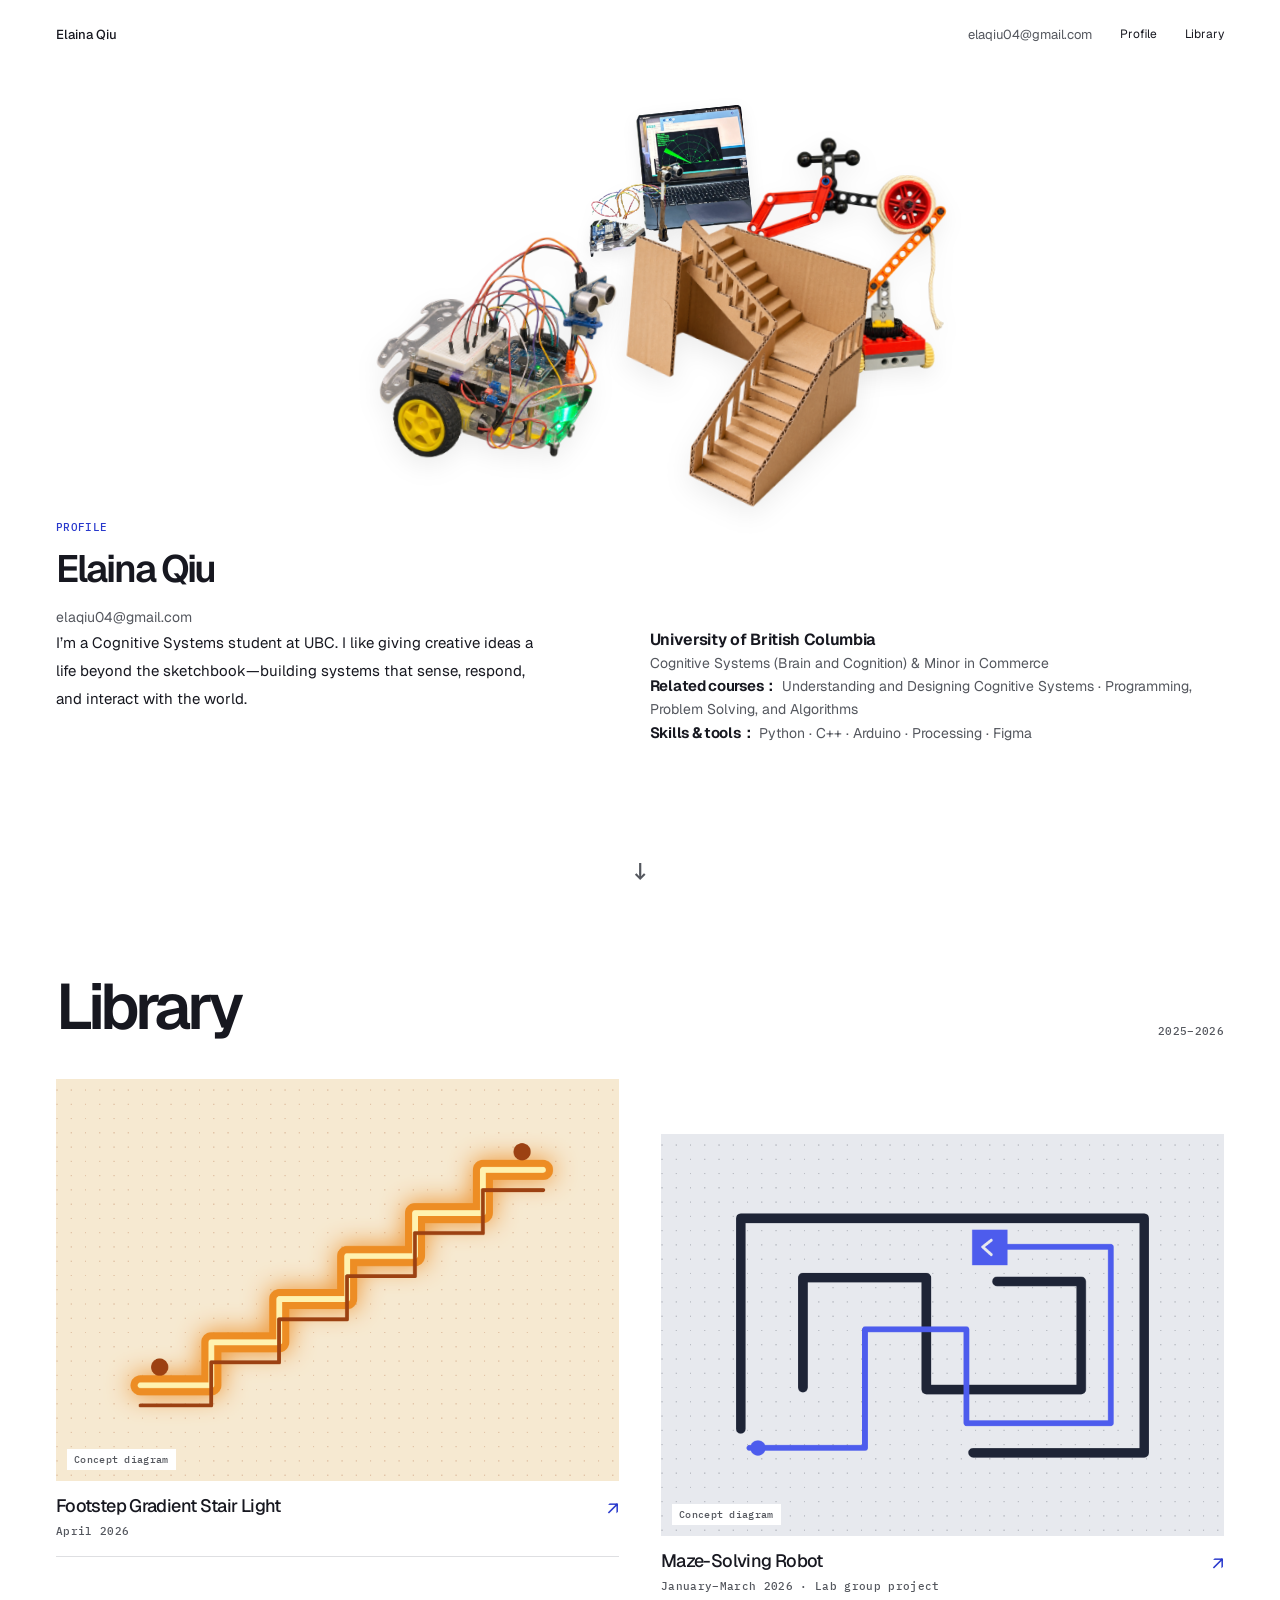
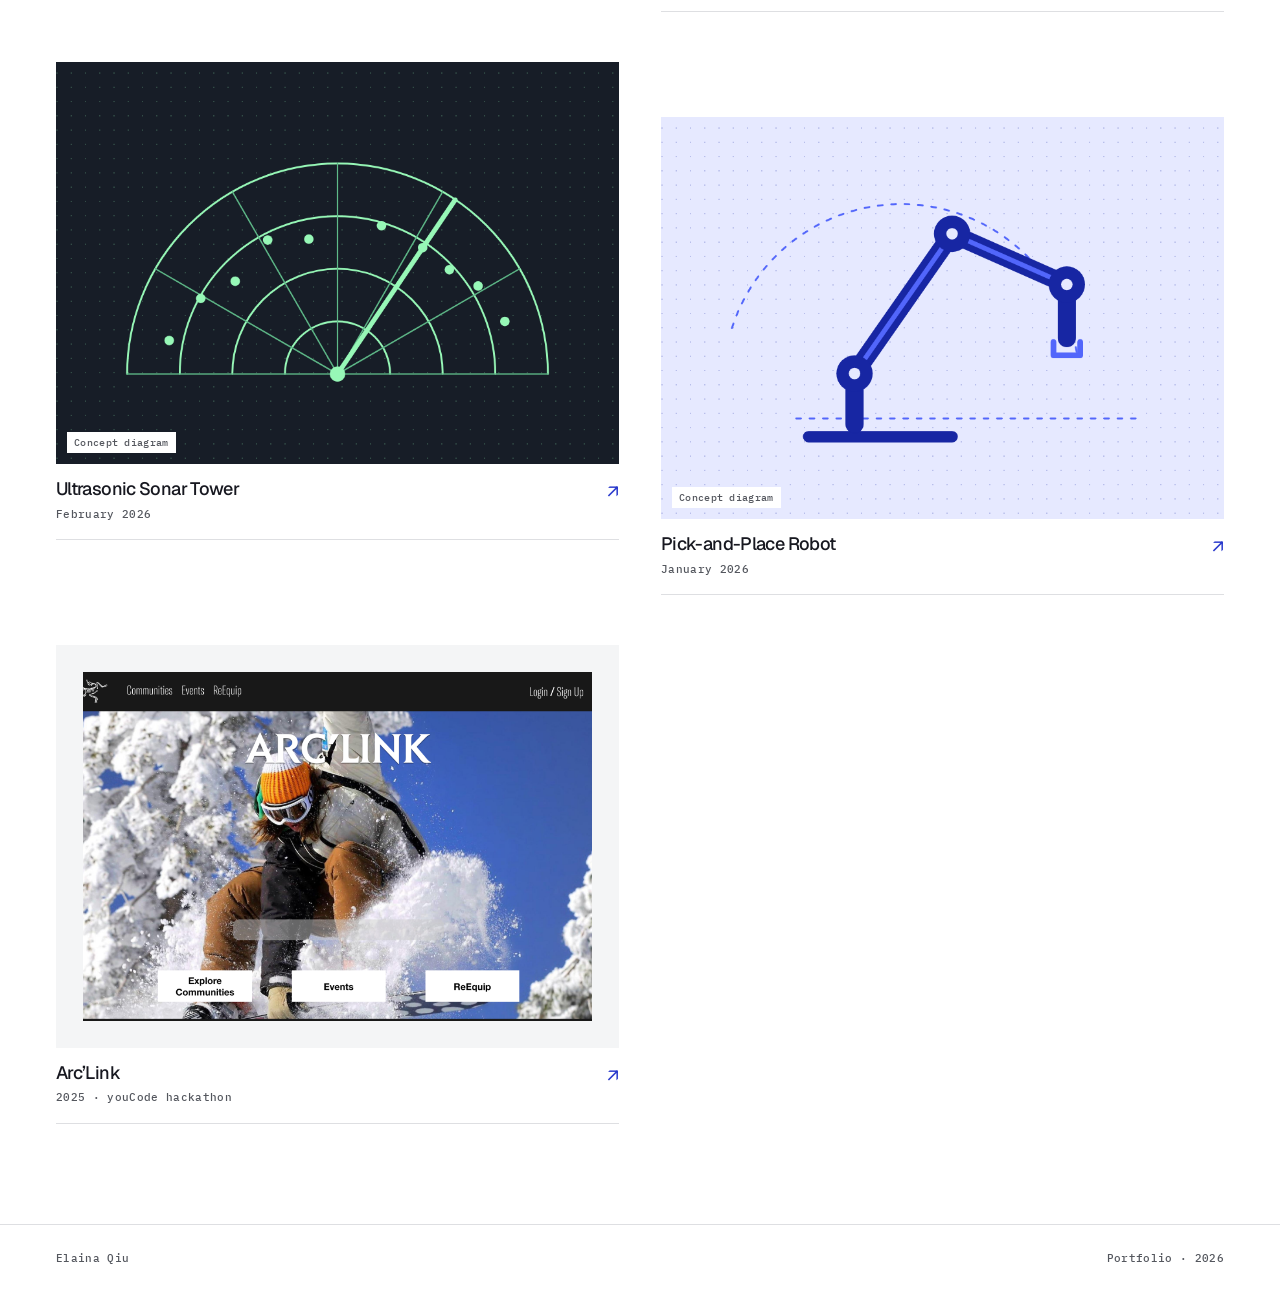
<file: index.html>
<!doctype html>
<html lang="en">
<head>
<meta charset="utf-8">
<meta name="viewport" content="width=device-width,initial-scale=1">
<meta name="description" content="Elaina Qiu’s portfolio of interactive systems and physical prototypes.">
<title>Elaina Qiu — Portfolio</title>
<link rel="stylesheet" href="style.css?v=34">
<script src="site.js?v=34" defer></script>
</head>
<body>
<header><div class="shell bar">
<a class="brand" href="index.html#profile">Elaina Qiu</a>
<a class="header-email" href="mailto:elaqiu04@gmail.com">elaqiu04@gmail.com</a>
<nav aria-label="Main navigation">
<a href="index.html#profile">Profile</a>
<a href="index.html#library">Library</a>

</nav>
</div></header>

<main>
<section class="shell profile" id="profile" aria-labelledby="name">
<div class="hero">
<div class="collage-space" data-orbit role="group" tabindex="0" aria-label="Interactive project collage">
<div class="orbit-object" data-phase="0" data-size="1.05" aria-label="red mechanical arm"><img src="media/collage-crane.png" alt="Red LEGO mechanical arm" draggable="false"></div>
<div class="orbit-object" data-phase="72" data-size=".95" aria-label="cardboard staircase model"><img src="media/collage-stairs.png" alt="Cardboard staircase model" draggable="false"></div>
<div class="orbit-object" data-phase="144" data-size=".95" aria-label="static maze robot"><img src="media/collage-robot.png" alt="Arduino maze robot" draggable="false"></div>
<div class="orbit-object orbit-lights" data-phase="216" data-size=".85" aria-label="stair lighting video"><span class="alpha-media" data-alpha-video="media/stairs-cutout-packed-v8.mp4"><canvas aria-label="Video of staircase lighting with Arduino and yellow toy"></canvas></span></div>
<div class="orbit-object orbit-computer" data-phase="288" data-size=".92" aria-label="tower, Arduino and laptop"><img src="media/tower-computer-photo-v11.png" alt="My sonar tower, Arduino, connecting wires and laptop" draggable="false"></div>
</div>
<div class="profile-bottom">
<div class="intro"><p class="mono blue">PROFILE</p><h1 id="name">Elaina Qiu</h1>
<a class="email" href="mailto:elaqiu04@gmail.com">elaqiu04@gmail.com</a>
<p class="self-intro">I’m a Cognitive Systems student at UBC. I like giving creative ideas a life beyond the sketchbook—building systems that sense, respond, and interact with the world.</p></div>
<div class="profile-facts">
<div><h2>University of British Columbia</h2><p>Cognitive Systems (Brain and Cognition) &amp; Minor in Commerce</p></div>
<div class="fact-inline"><h2>Related courses：</h2> <p>Understanding and Designing Cognitive Systems · Programming, Problem Solving, and Algorithms</p></div>
<div class="fact-inline"><h2>Skills & tools：</h2> <p>Python · C++ · Arduino · Processing · Figma</p></div>
</div>
</div>
<a class="jump mono" href="#library" aria-label="Explore the library"><span class="scroll-cue" aria-hidden="true">↓</span></a>
</div></section>
<section class="library" id="library" aria-labelledby="library-title">
<div class="shell"><div class="section-head"><h2 id="library-title">Library</h2><span class="mono">2025–2026</span></div>
<div class="grid">
<a class="card" id="stair-light" href="projects/stair-light.html">
    <div class="visual"><img src="diagrams/stairs-card.png" alt="">
    <span class="mono media-tag">Concept diagram</span></div><div class="caption"><h3>Footstep Gradient Stair Light</h3><span class="mono">April 2026</span><span class="arrow" aria-hidden="true">↗</span></div></a><a class="card" id="maze-robot" href="projects/maze-robot.html">
    <div class="visual"><img src="diagrams/maze-card.png" alt="">
    <span class="mono media-tag">Concept diagram</span></div><div class="caption"><h3>Maze-Solving Robot</h3><span class="mono">January–March 2026 · Lab group project</span><span class="arrow" aria-hidden="true">↗</span></div></a><a class="card" id="sonar-tower" href="projects/sonar-tower.html">
    <div class="visual"><img src="diagrams/sonar-card.png" alt="">
    <span class="mono media-tag">Concept diagram</span></div><div class="caption"><h3>Ultrasonic Sonar Tower</h3><span class="mono">February 2026</span><span class="arrow" aria-hidden="true">↗</span></div></a><a class="card" id="pick-and-place" href="projects/pick-and-place.html">
    <div class="visual"><img src="diagrams/arm-card.png" alt="">
    <span class="mono media-tag">Concept diagram</span></div><div class="caption"><h3>Pick-and-Place Robot</h3><span class="mono">January 2026</span><span class="arrow" aria-hidden="true">↗</span></div></a><a class="card" id="arc-link" href="projects/arc-link.html">
    <div class="visual photo-cover"><img src="media/projects/arclink-home.webp" alt="Arc’Link homepage prototype"></div><div class="caption"><h3>Arc’Link</h3><span class="mono">2025 · youCode hackathon</span><span class="arrow" aria-hidden="true">↗</span></div></a>

</div></div></section>
</main>
<footer><div class="shell mono"><span>Elaina Qiu</span><span>Portfolio · 2026</span></div></footer>
</body></html>
</file>
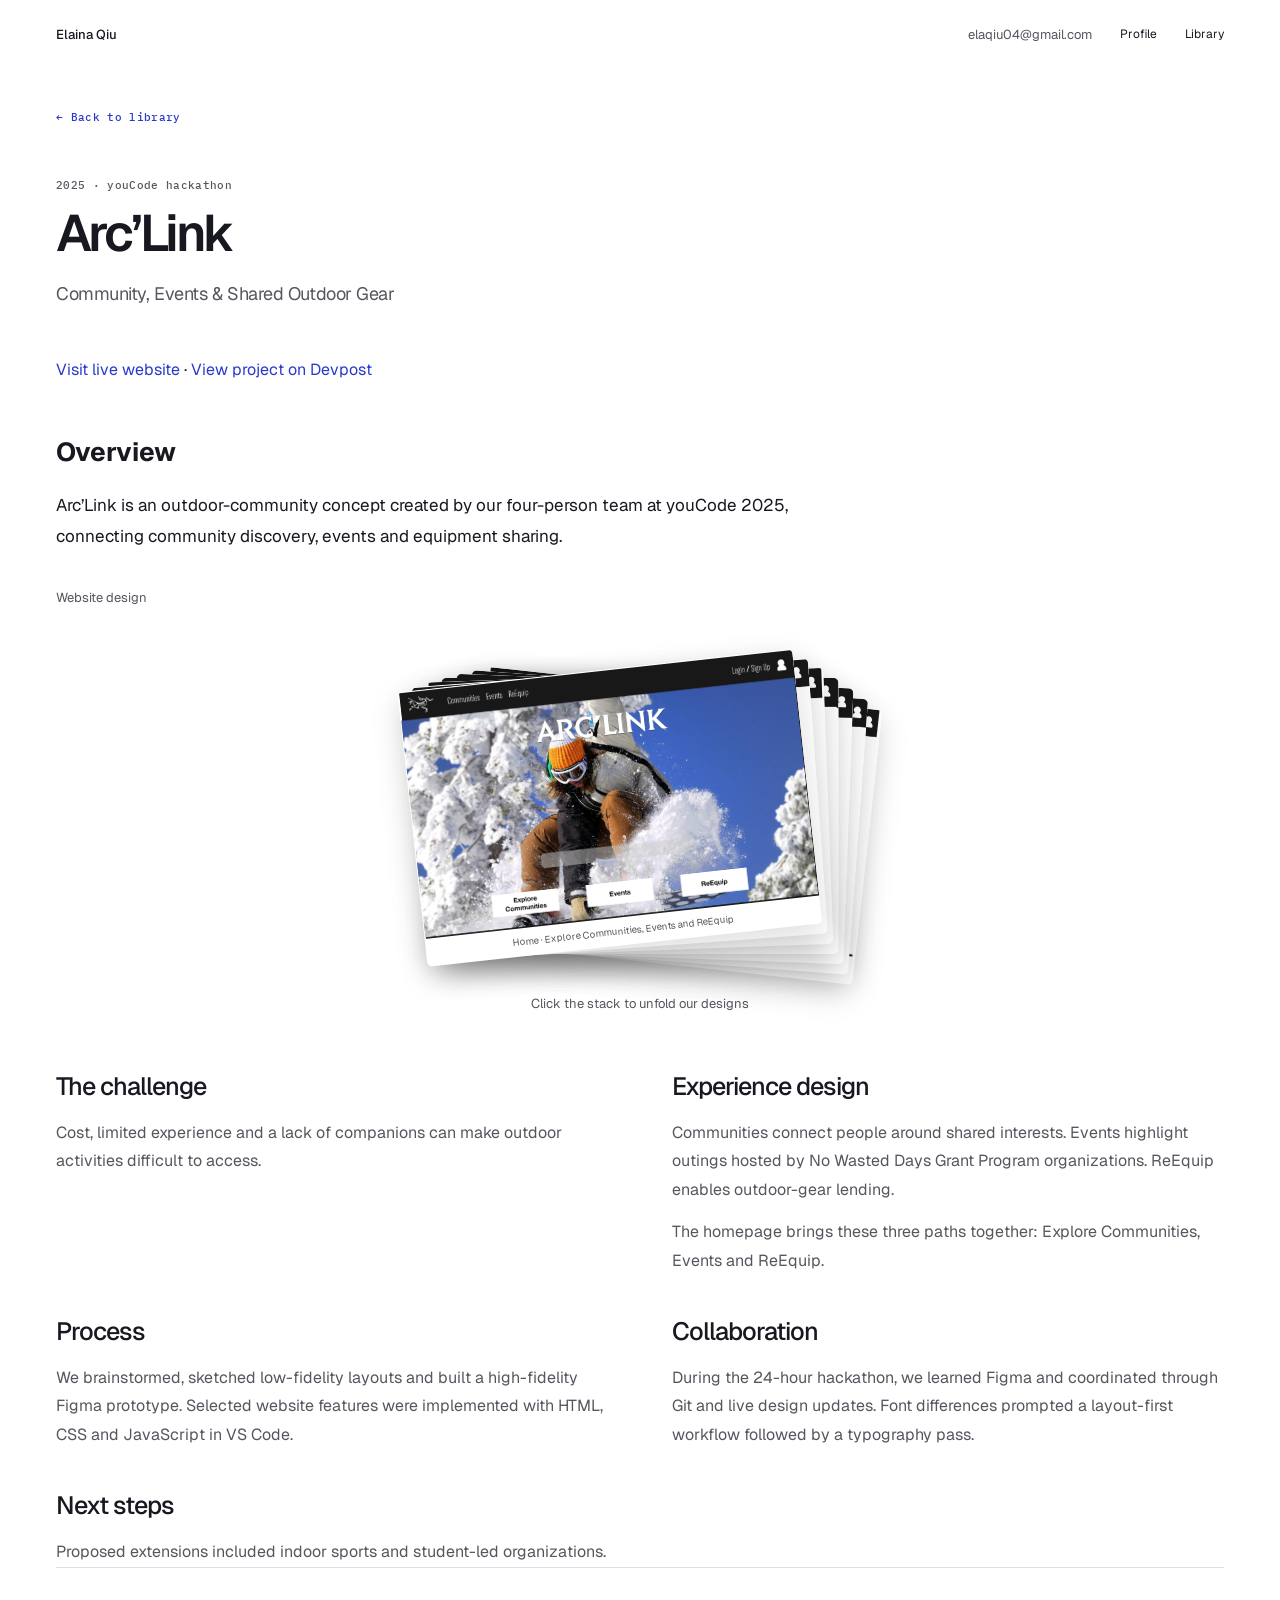
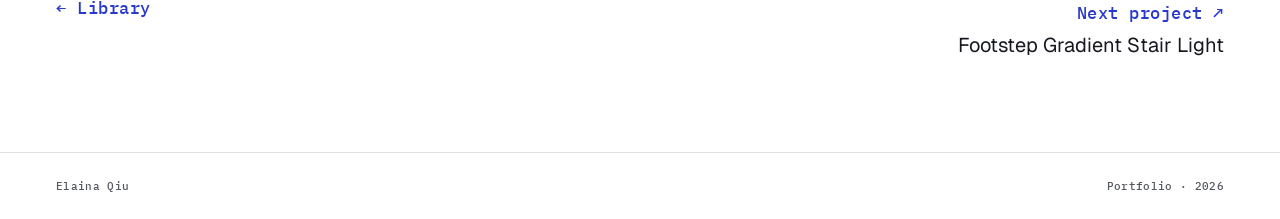
<file: projects/arc-link.html>
<!doctype html>
<html lang="en">
<head>
<meta charset="utf-8">
<meta name="viewport" content="width=device-width,initial-scale=1">
<meta name="description" content="Elaina Qiu’s portfolio of interactive systems and physical prototypes.">
<title>Arc’Link — Elaina Qiu</title>
<link rel="stylesheet" href="../style.css?v=33">
<script src="../site.js?v=33" defer></script>
</head>
<body>
<header><div class="shell bar">
<a class="brand" href="../index.html#profile">Elaina Qiu</a>
<a class="header-email" href="mailto:elaqiu04@gmail.com">elaqiu04@gmail.com</a>
<nav aria-label="Main navigation">
<a href="../index.html#profile">Profile</a>
<a href="../index.html#library">Library</a>

</nav>
</div></header>
<main class="shell project project-arclink">
<a class="back mono blue" href="../index.html#arc-link">← Back to library</a>
<div class="project-head" data-reveal><p class="mono">2025 · youCode hackathon</p><h1>Arc’Link</h1><p class="subtitle">Community, Events & Shared Outdoor Gear</p><p class="project-source"><a href="https://elalalaqqq.github.io/Arc-teryx-case-2025/" target="_blank" rel="noopener noreferrer">Visit live website</a> · <a href="https://devpost.com/software/arc-teryx-case" target="_blank" rel="noopener noreferrer">View project on Devpost</a></p></div>
<div class="gallery-overview" data-reveal><section><h2>Overview</h2><p class=lead>Arc’Link is an outdoor-community concept created by our four-person team at youCode 2025, connecting community discovery, events and equipment sharing.</p></section></div>
<section class="design-fan" data-reveal aria-label="Arc’Link interface designs"><div class="fan-heading"><span>Website design</span></div><div class="fan-stage"><button class="fan-page" type="button" style="--i:0;--angle:-18deg;--spread-x:14%;--spread-y:65px;--spread-angle:-7deg" aria-label="Home · Explore Communities, Events and ReEquip"><img src="../media/projects/arclink-home.webp" alt="Arc’Link homepage design" draggable="false"><span>Home · Explore Communities, Events and ReEquip</span></button><button class="fan-page" type="button" style="--i:1;--angle:-12deg;--spread-x:38%;--spread-y:35px;--spread-angle:4deg" aria-label="Community · Stories and shared interests"><img src="../media/projects/arclink-design-1.png" alt="Community · Stories and shared interests" draggable="false"><span>Community · Stories and shared interests</span></button><button class="fan-page" type="button" style="--i:2;--angle:-6deg;--spread-x:62%;--spread-y:55px;--spread-angle:-3deg" aria-label="Events · Upcoming activities"><img src="../media/projects/arclink-design-2.png" alt="Events · Upcoming activities" draggable="false"><span>Events · Upcoming activities</span></button><button class="fan-page" type="button" style="--i:3;--angle:0deg;--spread-x:86%;--spread-y:70px;--spread-angle:7deg" aria-label="Events · Discover local adventures"><img src="../media/projects/arclink-design-3.png" alt="Events · Discover local adventures" draggable="false"><span>Events · Discover local adventures</span></button><button class="fan-page" type="button" style="--i:4;--angle:6deg;--spread-x:23%;--spread-y:295px;--spread-angle:5deg" aria-label="Events · Create an adventure"><img src="../media/projects/arclink-design-4.png" alt="Events · Create an adventure" draggable="false"><span>Events · Create an adventure</span></button><button class="fan-page" type="button" style="--i:5;--angle:12deg;--spread-x:50%;--spread-y:320px;--spread-angle:-4deg" aria-label="ReEquip · Browse shared equipment"><img src="../media/projects/arclink-design-5.png" alt="ReEquip · Browse shared equipment" draggable="false"><span>ReEquip · Browse shared equipment</span></button><button class="fan-page" type="button" style="--i:6;--angle:18deg;--spread-x:77%;--spread-y:290px;--spread-angle:6deg" aria-label="ReEquip · Equipment availability"><img src="../media/projects/arclink-design-6.png" alt="ReEquip · Equipment availability" draggable="false"><span>ReEquip · Equipment availability</span></button></div><p class="fan-caption" aria-live="polite">Home · Community · Events · ReEquip</p></section>
<div class="case-study"><div class="case-note" data-reveal><section><h2>The challenge</h2><p>Cost, limited experience and a lack of companions can make outdoor activities difficult to access.</p></section></div><div class="case-note" data-reveal><section><h2>Experience design</h2><p>Communities connect people around shared interests. Events highlight outings hosted by No Wasted Days Grant Program organizations. ReEquip enables outdoor-gear lending.</p><p>The homepage brings these three paths together: Explore Communities, Events and ReEquip.</p></section></div><div class="case-note" data-reveal><section><h2>Process</h2><p>We brainstormed, sketched low-fidelity layouts and built a high-fidelity Figma prototype. Selected website features were implemented with HTML, CSS and JavaScript in VS Code.</p></section></div><div class="case-note" data-reveal><section><h2>Collaboration</h2><p>During the 24-hour hackathon, we learned Figma and coordinated through Git and live design updates. Font differences prompted a layout-first workflow followed by a typography pass.</p></section></div><div class="case-note" data-reveal><section><h2>Next steps</h2><p>Proposed extensions included indoor sports and student-led organizations.</p></section></div></div>
<div class="pager"><a class="mono blue" href="../index.html#library">← Library</a>
<a href="stair-light.html"><span class="mono blue">Next project ↗</span><br>Footstep Gradient Stair Light</a></div>
</main>
<footer><div class="shell mono"><span>Elaina Qiu</span><span>Portfolio · 2026</span></div></footer>
</body></html>
</file>
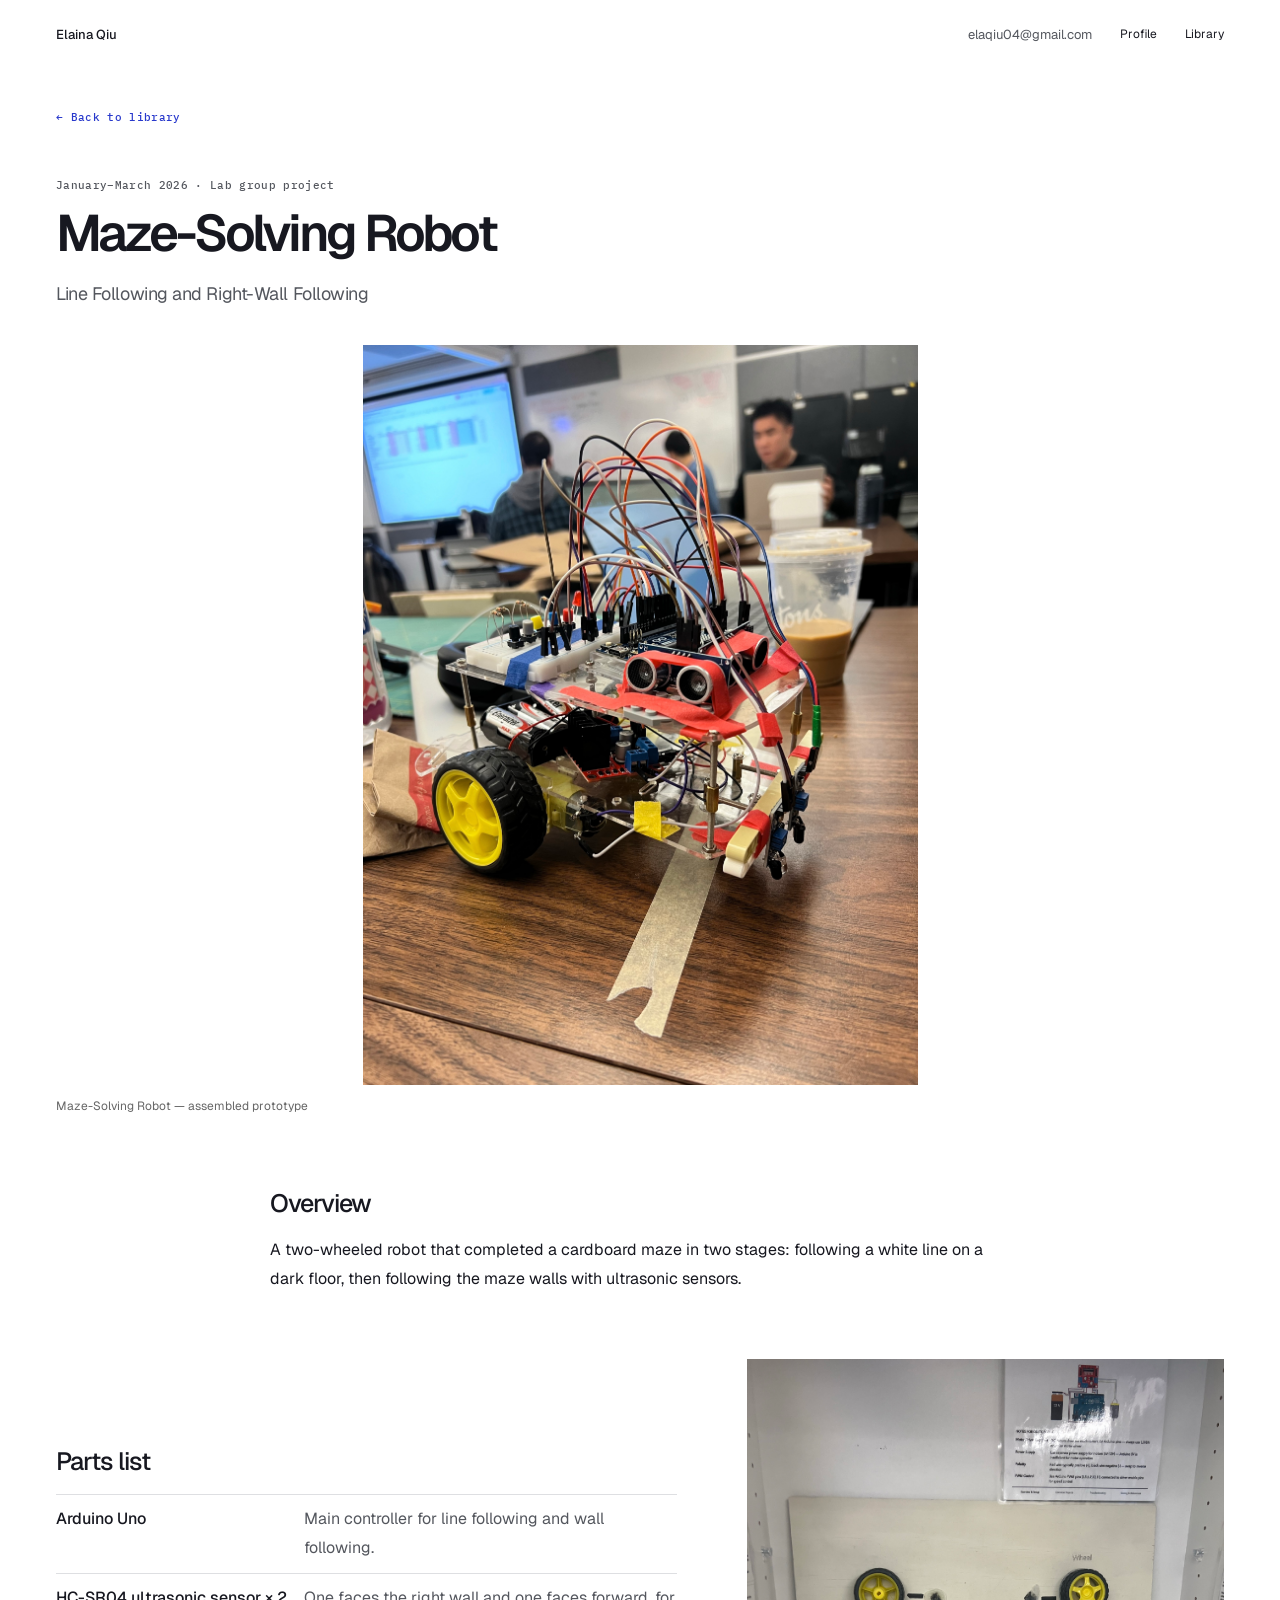
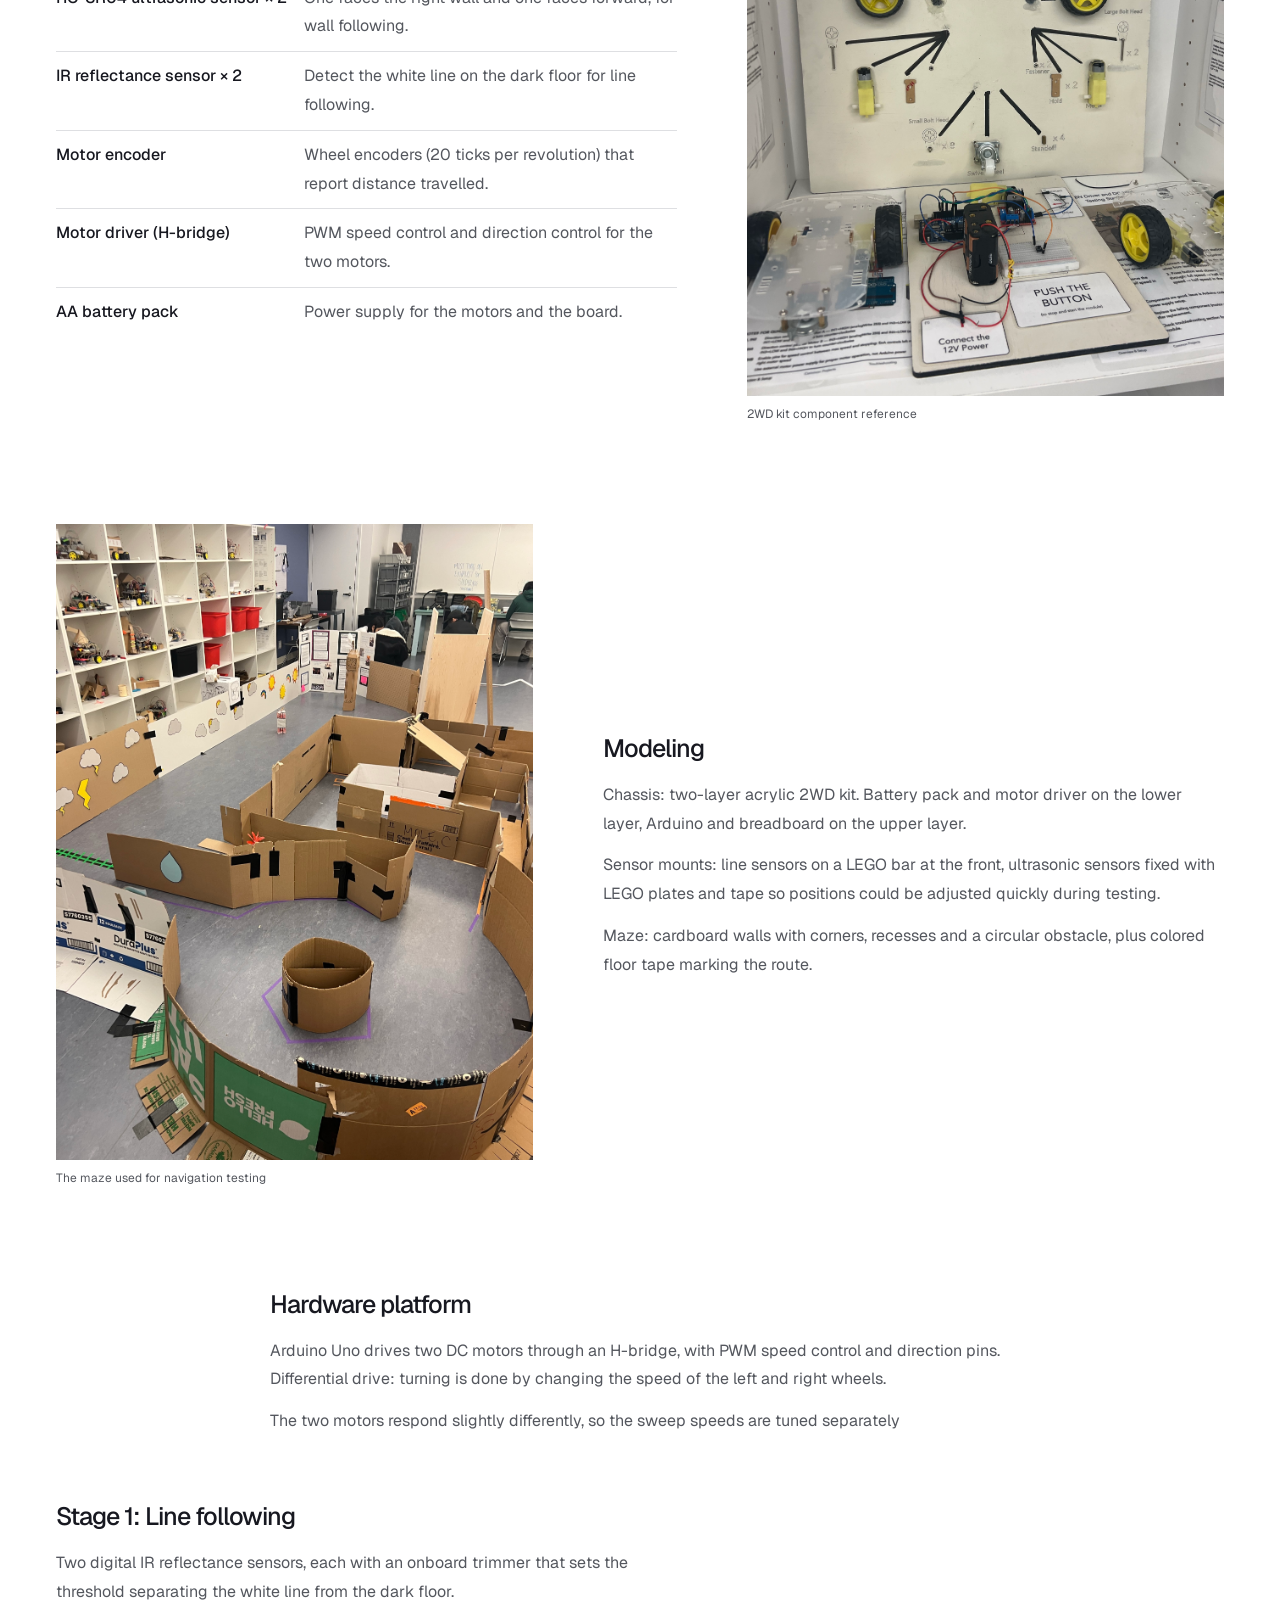
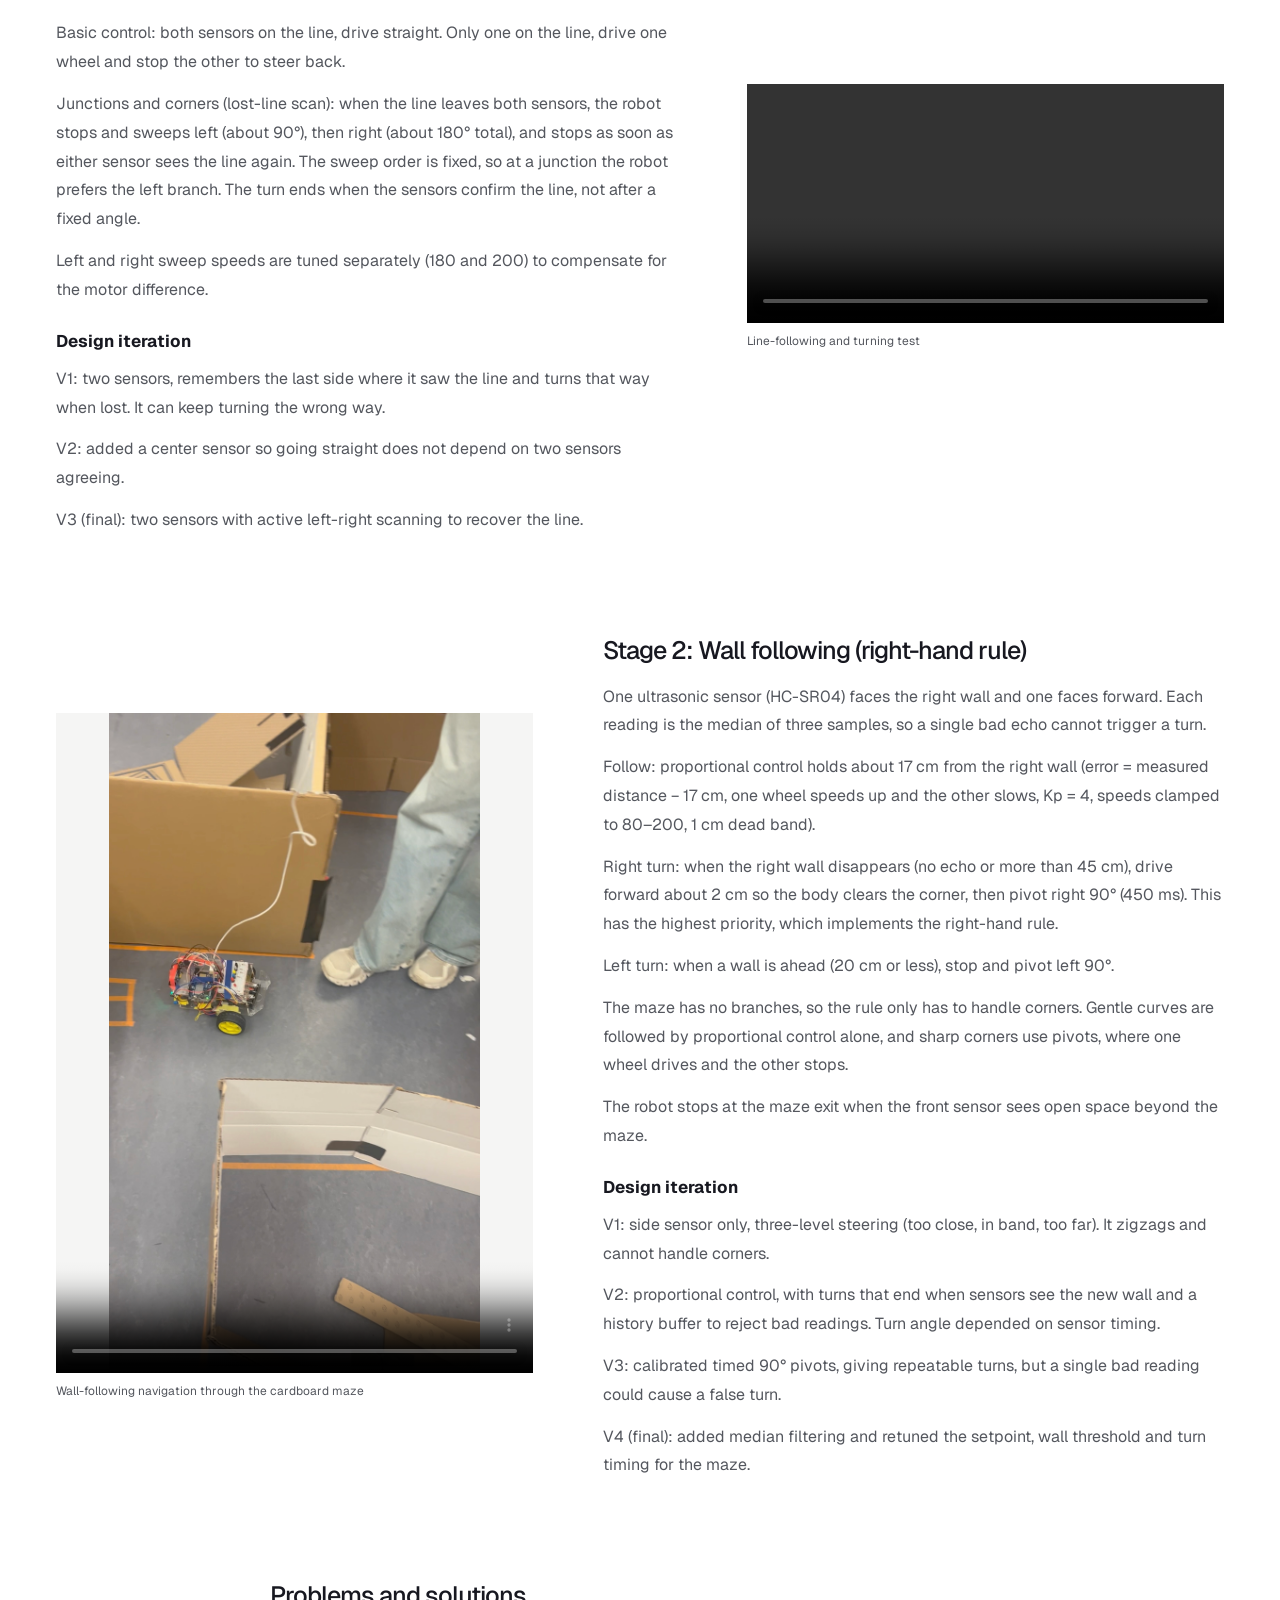
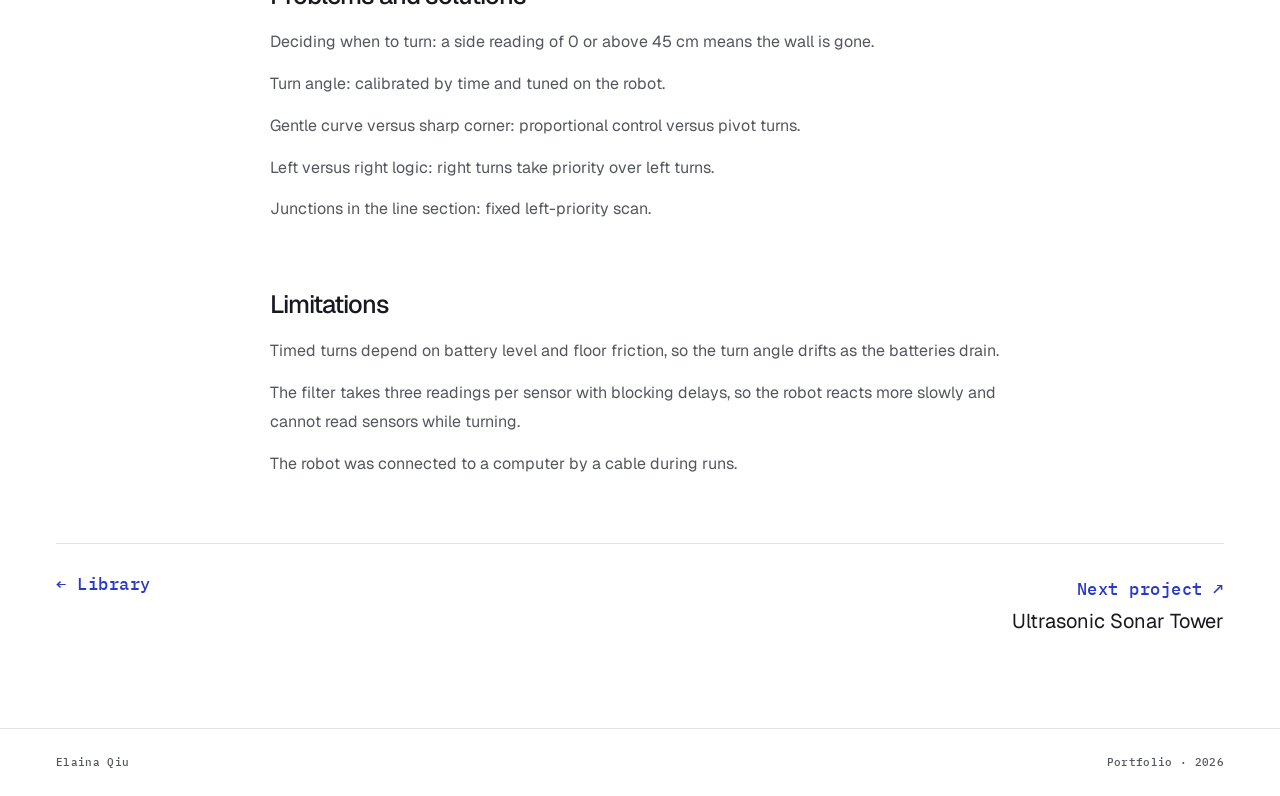
<file: projects/maze-robot.html>
<!doctype html>
<html lang="en">
<head>
<meta charset="utf-8">
<meta name="viewport" content="width=device-width,initial-scale=1">
<meta name="description" content="Elaina Qiu’s portfolio of interactive systems and physical prototypes.">
<title>Maze-Solving Robot — Elaina Qiu</title>
<link rel="stylesheet" href="../style.css?v=33">
<script src="../site.js?v=33" defer></script>
</head>
<body>
<header><div class="shell bar">
<a class="brand" href="../index.html#profile">Elaina Qiu</a>
<a class="header-email" href="mailto:elaqiu04@gmail.com">elaqiu04@gmail.com</a>
<nav aria-label="Main navigation">
<a href="../index.html#profile">Profile</a>
<a href="../index.html#library">Library</a>

</nav>
</div></header>
<main class="shell project project-maze">
<a class="back mono blue" href="../index.html#maze-robot">← Back to library</a>
<div class="project-head" data-reveal><p class="mono">January–March 2026 · Lab group project</p><h1>Maze-Solving Robot</h1><p class="subtitle">Line Following and Right-Wall Following</p></div>

<div class="project-hero" data-reveal><figure><a href="../media/projects/photo-8998.jpg" target="_blank" rel="noopener noreferrer"><img src="../media/projects/photo-8998.jpg" alt="Front view of the completed maze robot and its ultrasonic sensor mounts" loading="lazy"></a><figcaption>Maze-Solving Robot — assembled prototype</figcaption></figure></div>
<div class="case-study"><div class="case-note" data-reveal><section><h2>Overview</h2><p class=lead>A two-wheeled robot that completed a cardboard maze in two stages: following a white line on a dark floor, then following the maze walls with ultrasonic sensors.</p></section></div><div class="case-row image-right" data-reveal><div class="case-text"><section><h2>Parts list</h2><dl class="parts"><div><dt>Arduino Uno</dt><dd>Main controller for line following and wall following.</dd></div><div><dt>HC-SR04 ultrasonic sensor × 2</dt><dd>One faces the right wall and one faces forward, for wall following.</dd></div><div><dt>IR reflectance sensor × 2</dt><dd>Detect the white line on the dark floor for line following.</dd></div><div><dt>Motor encoder</dt><dd>Wheel encoders (20 ticks per revolution) that report distance travelled.</dd></div><div><dt>Motor driver (H-bridge)</dt><dd>PWM speed control and direction control for the two motors.</dd></div><div><dt>AA battery pack</dt><dd>Power supply for the motors and the board.</dd></div></dl></section></div><div class="case-image"><div class="case-gallery"><figure><a href="../media/projects/photo-6528.jpg" target="_blank" rel="noopener noreferrer"><img src="../media/projects/photo-6528.jpg" alt="Reference display of 2WD wheels, motors, chassis and electronics" loading="lazy"></a><figcaption>2WD kit component reference</figcaption></figure></div></div></div><div class="case-row image-left" data-reveal><div class="case-text"><section><h2>Modeling</h2><p>Chassis: two-layer acrylic 2WD kit. Battery pack and motor driver on the lower layer, Arduino and breadboard on the upper layer.</p><p>Sensor mounts: line sensors on a LEGO bar at the front, ultrasonic sensors fixed with LEGO plates and tape so positions could be adjusted quickly during testing.</p><p>Maze: cardboard walls with corners, recesses and a circular obstacle, plus colored floor tape marking the route.</p></section></div><div class="case-image"><div class="case-gallery"><figure><a href="../media/projects/photo-8083.jpg" target="_blank" rel="noopener noreferrer"><img src="../media/projects/photo-8083.jpg" alt="Cardboard maze with corners, recesses and a circular obstacle" loading="lazy"></a><figcaption>The maze used for navigation testing</figcaption></figure></div></div></div><div class="case-note" data-reveal><section><h2>Hardware platform</h2><p>Arduino Uno drives two DC motors through an H-bridge, with PWM speed control and direction pins. Differential drive: turning is done by changing the speed of the left and right wheels.</p><p>The two motors respond slightly differently, so the sweep speeds are tuned separately</p></section></div><div class="case-row image-right" data-reveal><div class="case-text"><section><h2>Stage 1: Line following</h2><p>Two digital IR reflectance sensors, each with an onboard trimmer that sets the threshold separating the white line from the dark floor.</p><p>Basic control: both sensors on the line, drive straight. Only one on the line, drive one wheel and stop the other to steer back.</p><p>Junctions and corners (lost-line scan): when the line leaves both sensors, the robot stops and sweeps left (about 90°), then right (about 180° total), and stops as soon as either sensor sees the line again. The sweep order is fixed, so at a junction the robot prefers the left branch. The turn ends when the sensors confirm the line, not after a fixed angle.</p><p>Left and right sweep speeds are tuned separately (180 and 200) to compensate for the motor difference.</p><h3>Design iteration</h3><p>V1: two sensors, remembers the last side where it saw the line and turns that way when lost. It can keep turning the wrong way.</p><p>V2: added a center sensor so going straight does not depend on two sensors agreeing.</p><p>V3 (final): two sensors with active left-right scanning to recover the line.</p></section></div><div class="case-image"><div class="case-gallery"><figure><video controls playsinline preload="metadata" src="../media/projects/robot-tethered-test.mp4"></video><figcaption>Line-following and turning test</figcaption></figure></div></div></div><div class="case-row image-left" data-reveal><div class="case-text"><section><h2>Stage 2: Wall following (right-hand rule)</h2><p>One ultrasonic sensor  (HC-SR04) faces the right wall and one faces forward. Each reading is the median of three samples, so a single bad echo cannot trigger a turn.</p><p>Follow: proportional control holds about 17 cm from the right wall (error = measured distance − 17 cm, one wheel speeds up and the other slows, Kp = 4, speeds clamped to 80–200, 1 cm dead band).</p><p>Right turn: when the right wall disappears (no echo or more than 45 cm), drive forward about 2 cm so the body clears the corner, then pivot right 90° (450 ms). This has the highest priority, which implements the right-hand rule.</p><p>Left turn: when a wall is ahead (20 cm or less), stop and pivot left 90°.</p><p>The maze has no branches, so the rule only has to handle corners. Gentle curves are followed by proportional control alone, and sharp corners use pivots, where one wheel drives and the other stops.</p><p>The robot stops at the maze exit when the front sensor sees open space beyond the maze.</p><h3>Design iteration</h3><p>V1: side sensor only, three-level steering (too close, in band, too far). It zigzags and cannot handle corners.</p><p>V2: proportional control, with turns that end when sensors see the new wall and a history buffer to reject bad readings. Turn angle depended on sensor timing.</p><p>V3: calibrated timed 90° pivots, giving repeatable turns, but a single bad reading could cause a false turn.</p><p>V4 (final): added median filtering and retuned the setpoint, wall threshold and turn timing for the maze.</p></section></div><div class="case-image"><div class="case-gallery"><figure><video controls playsinline preload="metadata" src="../media/projects/maze-navigation.mp4" poster="../media/projects/maze-poster.jpg"></video><figcaption>Wall-following navigation through the cardboard maze</figcaption></figure></div></div></div><div class="case-note" data-reveal><section><h2>Problems and solutions</h2><p>Deciding when to turn: a side reading of 0 or above 45 cm means the wall is gone.</p><p>Turn angle: calibrated by time and tuned on the robot.</p><p>Gentle curve versus sharp corner: proportional control versus pivot turns.</p><p>Left versus right logic: right turns take priority over left turns.</p><p>Junctions in the line section: fixed left-priority scan.</p></section></div><div class="case-note" data-reveal><section><h2>Limitations</h2><p>Timed turns depend on battery level and floor friction, so the turn angle drifts as the batteries drain.</p><p>The filter takes three readings per sensor with blocking delays, so the robot reacts more slowly and cannot read sensors while turning.</p><p>The robot was connected to a computer by a cable during runs.</p></section></div></div>
<div class="pager"><a class="mono blue" href="../index.html#library">← Library</a>
<a href="sonar-tower.html"><span class="mono blue">Next project ↗</span><br>Ultrasonic Sonar Tower</a></div>
</main>
<footer><div class="shell mono"><span>Elaina Qiu</span><span>Portfolio · 2026</span></div></footer>
</body></html>
</file>
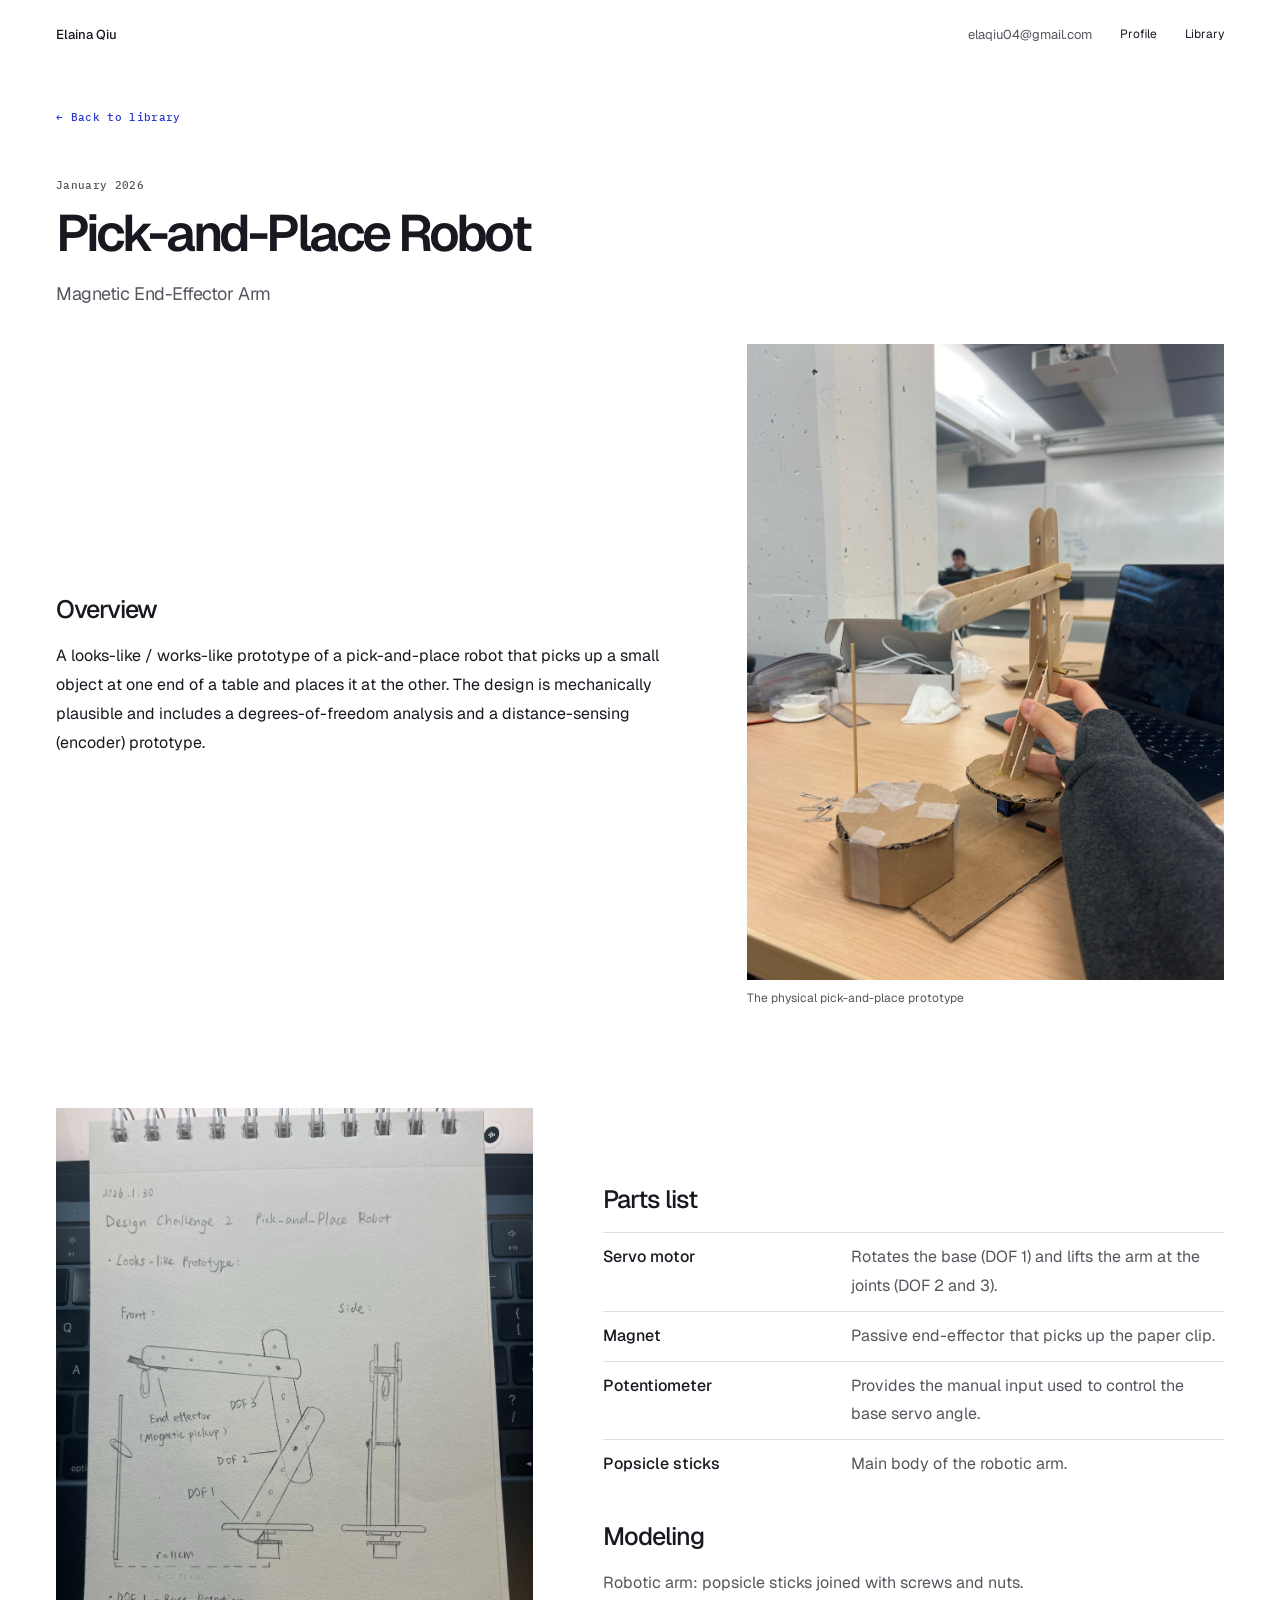
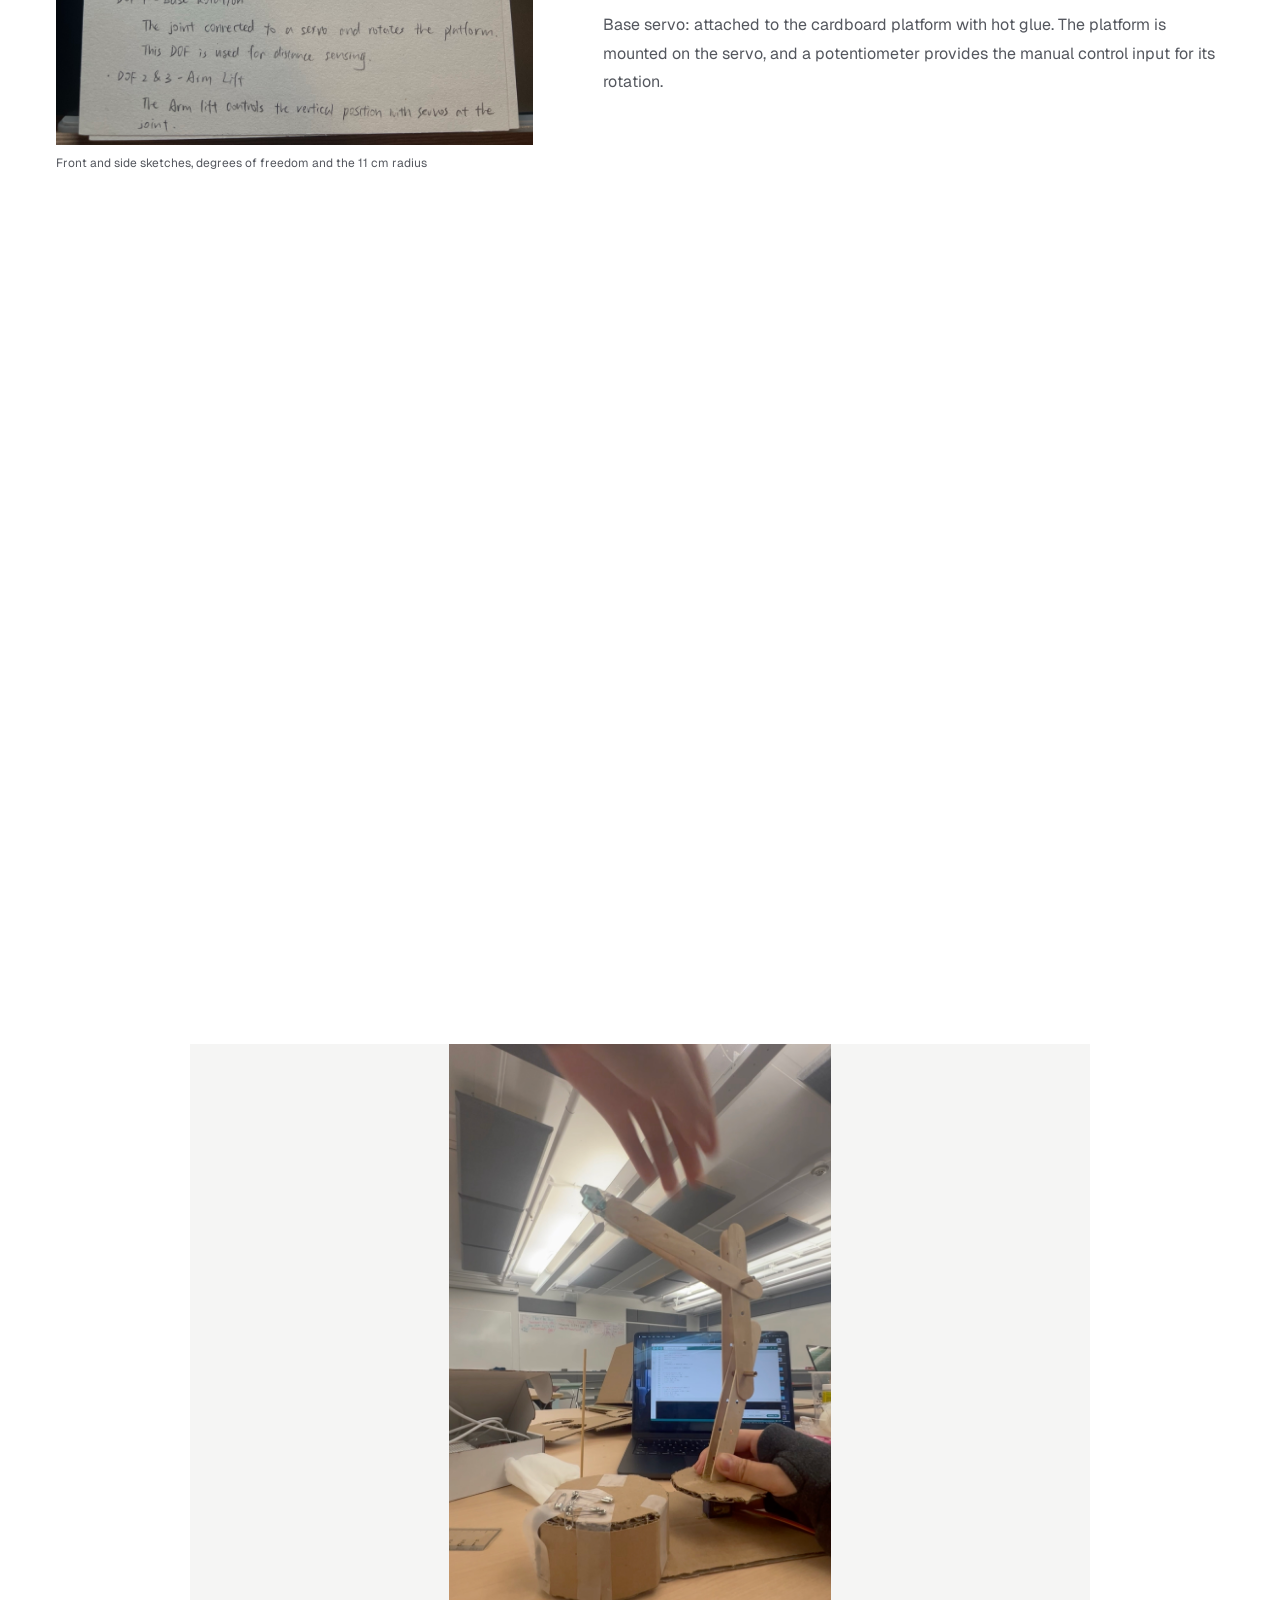
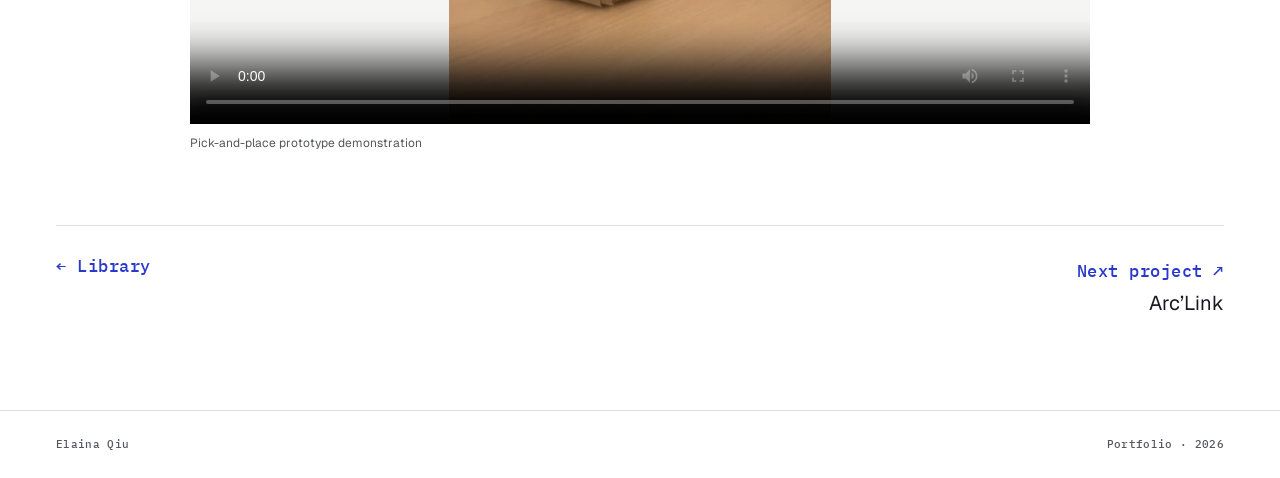
<file: projects/pick-and-place.html>
<!doctype html>
<html lang="en">
<head>
<meta charset="utf-8">
<meta name="viewport" content="width=device-width,initial-scale=1">
<meta name="description" content="Elaina Qiu’s portfolio of interactive systems and physical prototypes.">
<title>Pick-and-Place Robot — Elaina Qiu</title>
<link rel="stylesheet" href="../style.css?v=33">
<script src="../site.js?v=33" defer></script>
</head>
<body>
<header><div class="shell bar">
<a class="brand" href="../index.html#profile">Elaina Qiu</a>
<a class="header-email" href="mailto:elaqiu04@gmail.com">elaqiu04@gmail.com</a>
<nav aria-label="Main navigation">
<a href="../index.html#profile">Profile</a>
<a href="../index.html#library">Library</a>

</nav>
</div></header>
<main class="shell project project-arm">
<a class="back mono blue" href="../index.html#pick-and-place">← Back to library</a>
<div class="project-head" data-reveal><p class="mono">January 2026</p><h1>Pick-and-Place Robot</h1><p class="subtitle">Magnetic End-Effector Arm</p></div>


<div class="case-study"><div class="case-row image-right" data-reveal><div class="case-text"><section><h2>Overview</h2><p class=lead>A looks-like / works-like prototype of a pick-and-place robot that picks up a small object at one end of a table and places it at the other. The design is mechanically plausible and includes a degrees-of-freedom analysis and a distance-sensing (encoder) prototype.</p></section></div><div class="case-image"><div class="case-gallery"><figure><a href="../media/projects/photo-6766.jpg" target="_blank" rel="noopener noreferrer"><img src="../media/projects/photo-6766.jpg" alt="Wooden robotic arm on a cardboard rotating base" loading="lazy"></a><figcaption>The physical pick-and-place prototype</figcaption></figure></div></div></div><div class="case-row image-left" data-reveal><div class="case-text"><section><h2>Parts list</h2><dl class="parts"><div><dt>Servo motor</dt><dd>Rotates the base (DOF 1) and lifts the arm at the joints (DOF 2 and 3).</dd></div><div><dt>Magnet</dt><dd>Passive end-effector that picks up the paper clip.</dd></div><div><dt>Potentiometer</dt><dd>Provides the manual input used to control the base servo angle.</dd></div><div><dt>Popsicle sticks</dt><dd>Main body of the robotic arm.</dd></div></dl></section><section><h2>Modeling</h2><p>Robotic arm: popsicle sticks joined with screws and nuts.</p><p>Base servo: attached to the cardboard platform with hot glue. The platform is mounted on the servo, and a potentiometer provides the manual control input for its rotation.</p></section></div><div class="case-image"><div class="case-gallery"><figure><a href="../media/projects/photo-6809.jpg" target="_blank" rel="noopener noreferrer"><img src="../media/projects/photo-6809.jpg" alt="Front and side arm sketches showing the three degrees of freedom and measured radius" loading="lazy"></a><figcaption>Front and side sketches, degrees of freedom and the 11 cm radius</figcaption></figure></div></div></div><div class="case-row image-right" data-reveal><div class="case-text"><section><h2>Mechanical design (Looks-like prototype)</h2><p>DOF 1, Base rotation: the rotating platform is mechanically connected to the base servo. Turning the potentiometer controls the servo angle, rotating the platform and the arm together. Base rotation is also the DOF analyzed in the distance-sensing prototype.</p><p>DOF 2 &amp; 3, Arm lift: servos at the joints control the vertical position of the arm.</p><p>End-effector, magnetic pickup: it picks the object up passively, so it needs no extra DOF. A paper clip is placed by threading it through a wooden stick to complete the placement.</p><p>Built with craft materials, with front and side annotated sketches.</p></section></div><div class="case-image"><div class="case-gallery"><figure><video controls playsinline preload="metadata" src="../media/projects/arm-servo-control.mp4"></video><figcaption>Turning the potentiometer to control the servo</figcaption></figure></div></div></div><div class="case-note" data-reveal><section><h2>Distance Sensing (Works-like prototype)</h2><p>For the distance-sensing prototype, the base joint is encoded with a potentiometer, which converts rotational position into voltage.</p><p>The end-effector moves along a circular path. Measured radius from base axis to end-effector: r = 11 cm.</p><p>When the base rotates θ degrees, the arc-length distance travelled is s = rθ = 11 · θ · π/180.</p><p>Circuit: potentiometer signal → analog input A0, plus 5V and GND.</p></section></div><div class="project-ending-video"><figure><video controls playsinline preload="metadata" src="../media/projects/arm-pick-place.mp4" poster="../media/projects/arm-poster.jpg"></video><figcaption>Pick-and-place prototype demonstration</figcaption></figure></div></div>
<div class="pager"><a class="mono blue" href="../index.html#library">← Library</a>
<a href="arc-link.html"><span class="mono blue">Next project ↗</span><br>Arc’Link</a></div>
</main>
<footer><div class="shell mono"><span>Elaina Qiu</span><span>Portfolio · 2026</span></div></footer>
</body></html>
</file>
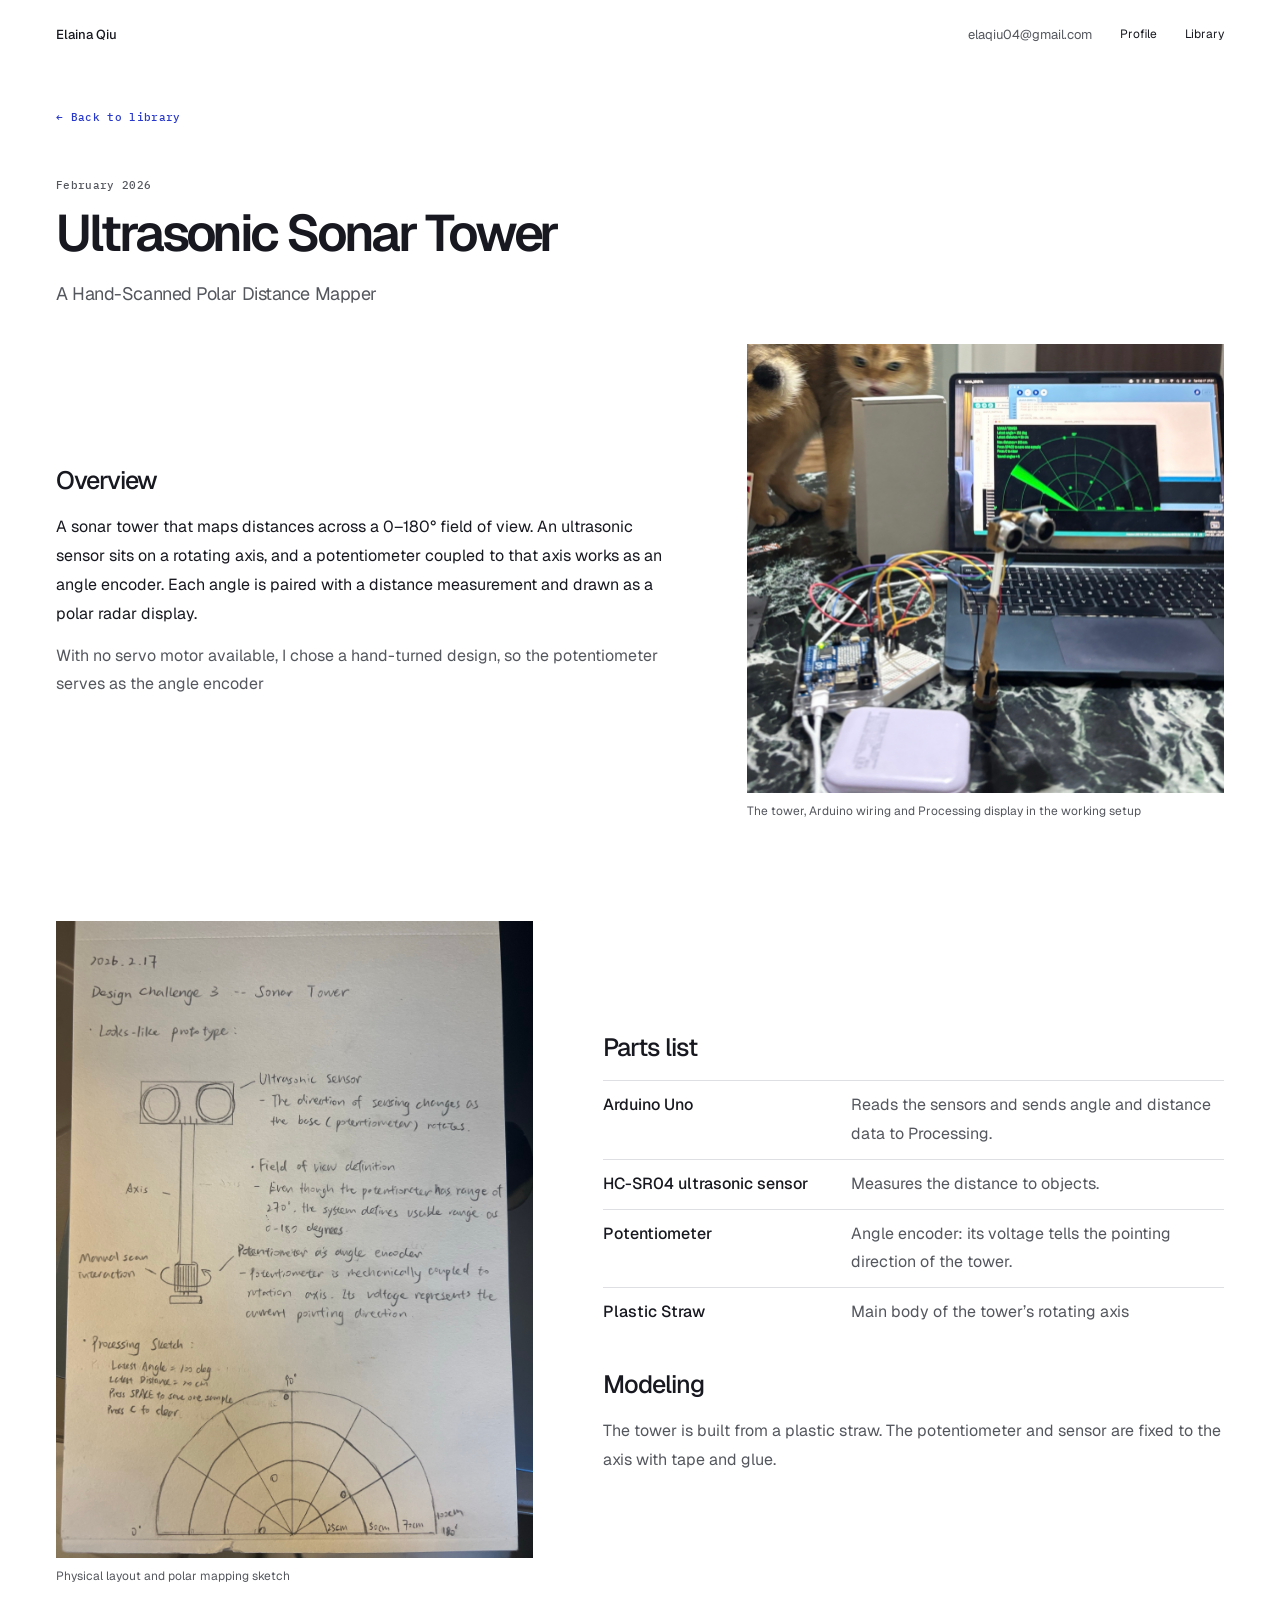
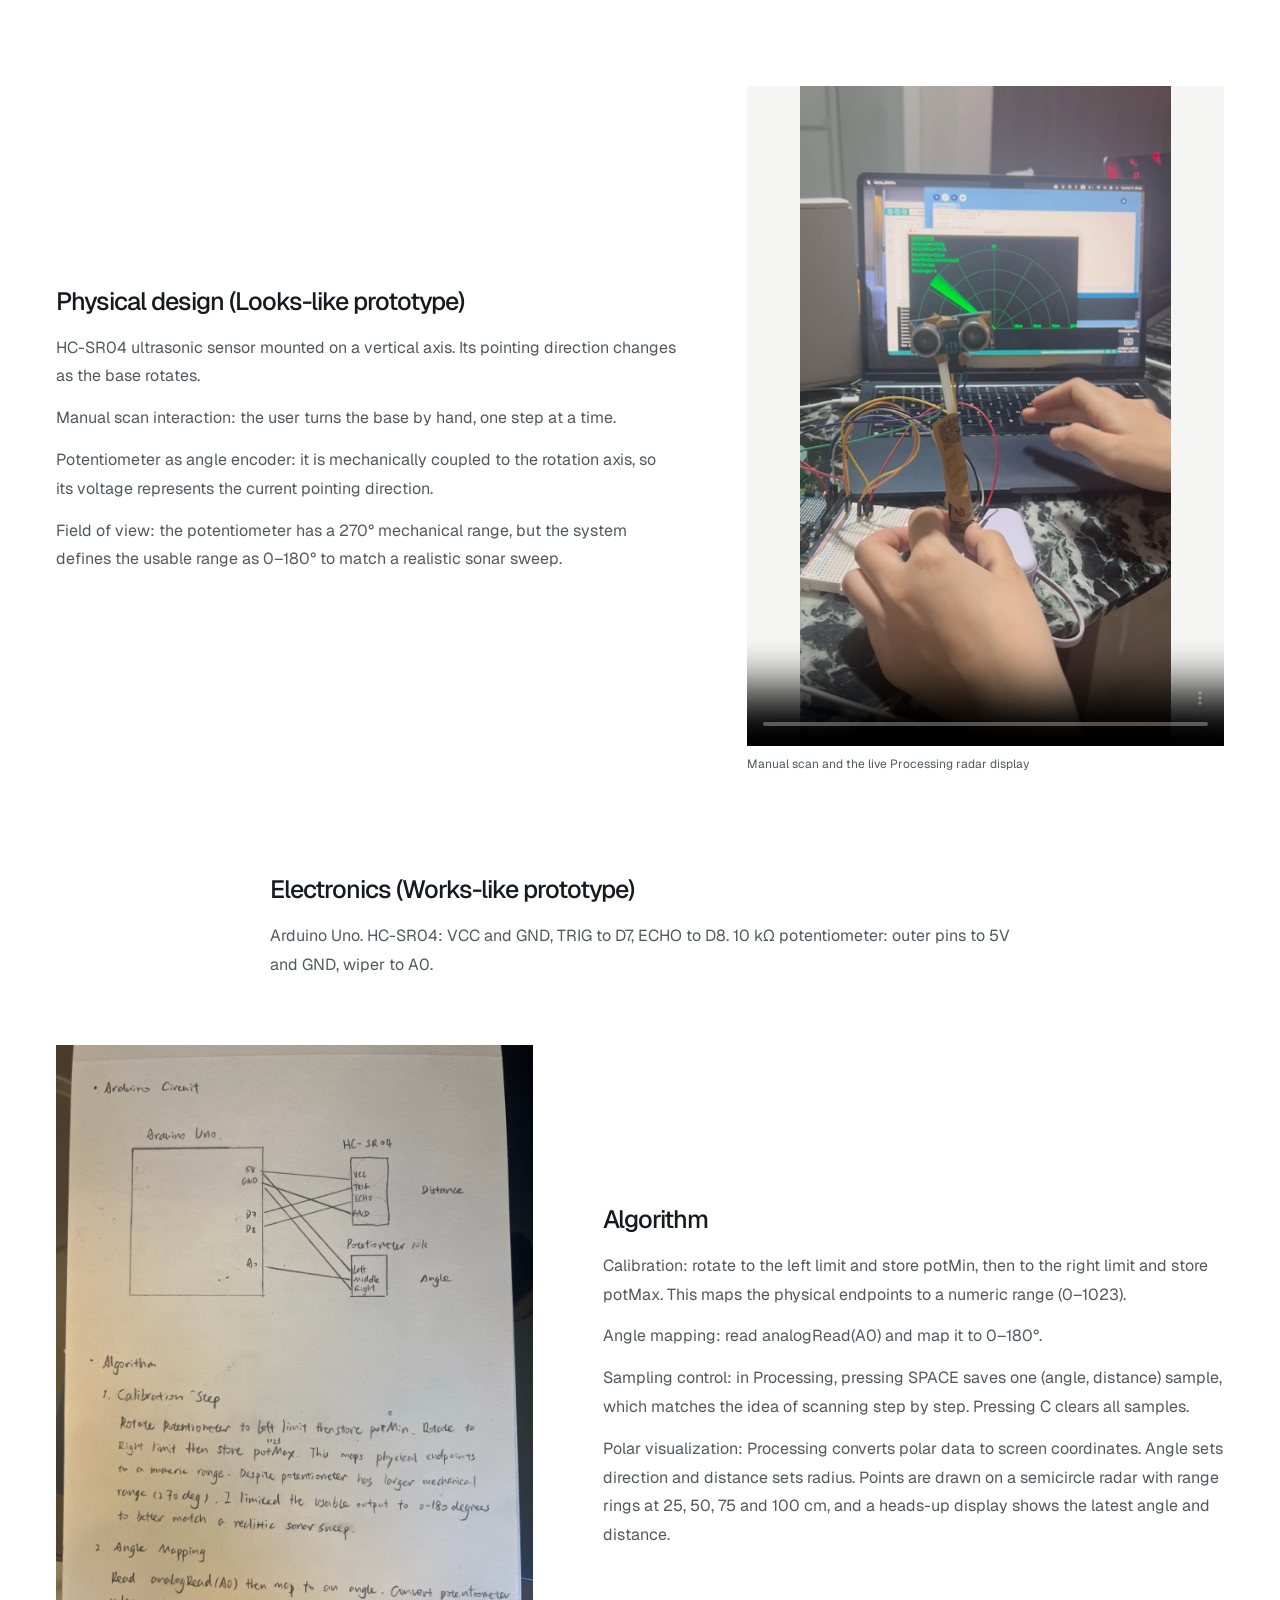
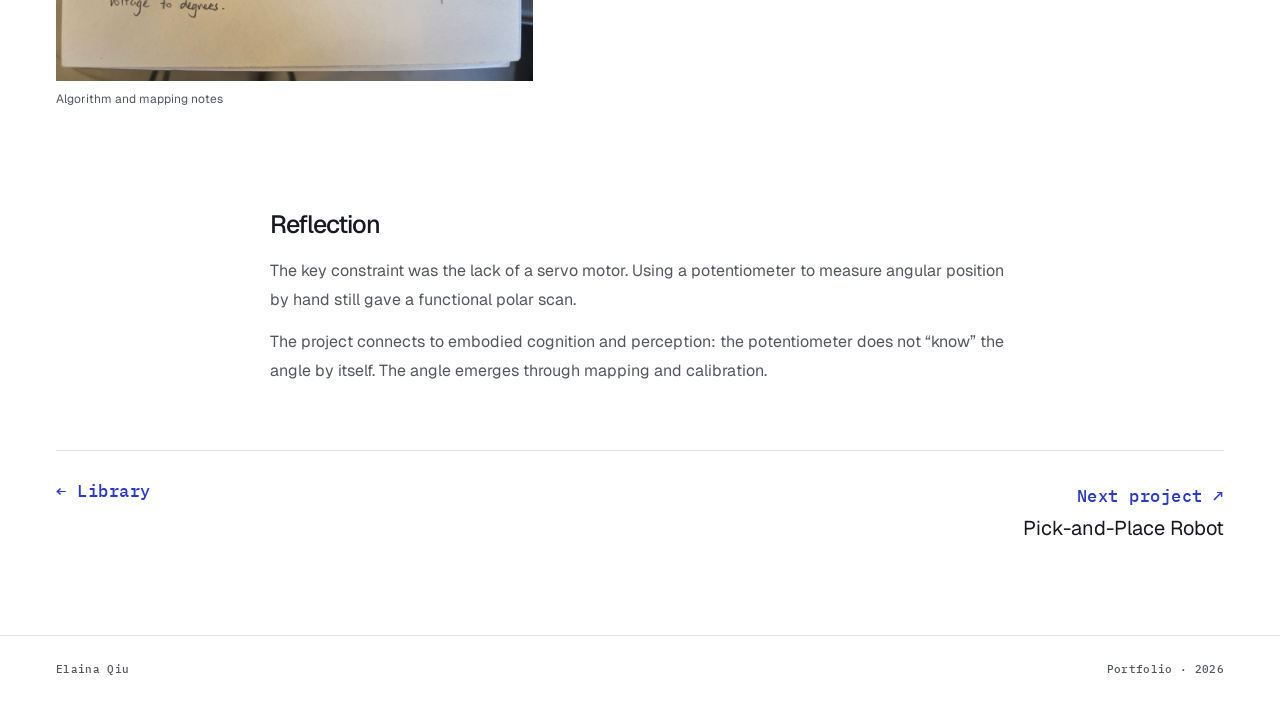
<file: projects/sonar-tower.html>
<!doctype html>
<html lang="en">
<head>
<meta charset="utf-8">
<meta name="viewport" content="width=device-width,initial-scale=1">
<meta name="description" content="Elaina Qiu’s portfolio of interactive systems and physical prototypes.">
<title>Ultrasonic Sonar Tower — Elaina Qiu</title>
<link rel="stylesheet" href="../style.css?v=33">
<script src="../site.js?v=33" defer></script>
</head>
<body>
<header><div class="shell bar">
<a class="brand" href="../index.html#profile">Elaina Qiu</a>
<a class="header-email" href="mailto:elaqiu04@gmail.com">elaqiu04@gmail.com</a>
<nav aria-label="Main navigation">
<a href="../index.html#profile">Profile</a>
<a href="../index.html#library">Library</a>

</nav>
</div></header>
<main class="shell project project-sonar">
<a class="back mono blue" href="../index.html#sonar-tower">← Back to library</a>
<div class="project-head" data-reveal><p class="mono">February 2026</p><h1>Ultrasonic Sonar Tower</h1><p class="subtitle">A Hand-Scanned Polar Distance Mapper</p></div>


<div class="case-study"><div class="case-row image-right" data-reveal><div class="case-text"><section><h2>Overview</h2><p class=lead>A sonar tower that maps distances across a 0–180° field of view. An ultrasonic sensor sits on a rotating axis, and a potentiometer coupled to that axis works as an angle encoder. Each angle is paired with a distance measurement and drawn as a polar radar display.</p><p>With no servo motor available, I chose a hand-turned design, so the potentiometer serves as the angle encoder</p></section></div><div class="case-image"><div class="case-gallery"><figure><a href="../media/projects/photo-1237.jpg" target="_blank" rel="noopener noreferrer"><img src="../media/projects/sonar-setup.jpg" alt="Ultrasonic tower and Arduino connected to a laptop showing a polar radar display" loading="lazy"></a><figcaption>The tower, Arduino wiring and Processing display in the working setup</figcaption></figure></div></div></div><div class="case-row image-left" data-reveal><div class="case-text"><section><h2>Parts list</h2><dl class="parts"><div><dt>Arduino Uno</dt><dd>Reads the sensors and sends angle and distance data to Processing.</dd></div><div><dt>HC-SR04 ultrasonic sensor</dt><dd>Measures the distance to objects.</dd></div><div><dt>Potentiometer</dt><dd>Angle encoder: its voltage tells the pointing direction of the tower.</dd></div><div><dt>Plastic Straw</dt><dd>Main body of the tower’s rotating axis</dd></div></dl></section><section><h2>Modeling</h2><p>The tower is built from a plastic straw. The potentiometer and sensor are fixed to the axis with tape and glue.</p></section></div><div class="case-image"><div class="case-gallery"><figure><a href="../media/projects/photo-7264.jpg" target="_blank" rel="noopener noreferrer"><img src="../media/projects/photo-7264.jpg" alt="Hand-drawn sonar tower with manual rotation axis and polar display" loading="lazy"></a><figcaption>Physical layout and polar mapping sketch</figcaption></figure></div></div></div><div class="case-row image-right" data-reveal><div class="case-text"><section><h2>Physical design (Looks-like prototype)</h2><p>HC-SR04 ultrasonic sensor mounted on a vertical axis. Its pointing direction changes as the base rotates.</p><p>Manual scan interaction: the user turns the base by hand, one step at a time.</p><p>Potentiometer as angle encoder: it is mechanically coupled to the rotation axis, so its voltage represents the current pointing direction.</p><p>Field of view: the potentiometer has a 270° mechanical range, but the system defines the usable range as 0–180° to match a realistic sonar sweep.</p></section></div><div class="case-image"><div class="case-gallery"><figure><video controls playsinline preload="metadata" src="../media/projects/sonar-scan.mp4" poster="../media/projects/sonar-scan-poster.jpg"></video><figcaption>Manual scan and the live Processing radar display</figcaption></figure></div></div></div><div class="case-note" data-reveal><section><h2>Electronics (Works-like prototype)</h2><p>Arduino Uno. HC-SR04: VCC and GND, TRIG to D7, ECHO to D8. 10 kΩ potentiometer: outer pins to 5V and GND, wiper to A0.</p></section></div><div class="case-row image-left" data-reveal><div class="case-text"><section><h2>Algorithm</h2><p>Calibration: rotate to the left limit and store potMin, then to the right limit and store potMax. This maps the physical endpoints to a numeric range (0–1023).</p><p>Angle mapping: read analogRead(A0) and map it to 0–180°.</p><p>Sampling control: in Processing, pressing SPACE saves one (angle, distance) sample, which matches the idea of scanning step by step. Pressing C clears all samples.</p><p>Polar visualization: Processing converts polar data to screen coordinates. Angle sets direction and distance sets radius. Points are drawn on a semicircle radar with range rings at 25, 50, 75 and 100 cm, and a heads-up display shows the latest angle and distance.</p></section></div><div class="case-image"><div class="case-gallery"><figure><a href="../media/projects/sonar-algorithm-7265.jpg" target="_blank" rel="noopener noreferrer"><img src="../media/projects/sonar-algorithm-7265.jpg" alt="Sonar project algorithm notes" loading="lazy"></a><figcaption>Algorithm and mapping notes</figcaption></figure></div></div></div><div class="case-note" data-reveal><section><h2>Reflection</h2><p>The key constraint was the lack of a servo motor. Using a potentiometer to measure angular position by hand still gave a functional polar scan.</p><p>The project connects to embodied cognition and perception: the potentiometer does not “know” the angle by itself. The angle emerges through mapping and calibration.</p></section></div></div>
<div class="pager"><a class="mono blue" href="../index.html#library">← Library</a>
<a href="pick-and-place.html"><span class="mono blue">Next project ↗</span><br>Pick-and-Place Robot</a></div>
</main>
<footer><div class="shell mono"><span>Elaina Qiu</span><span>Portfolio · 2026</span></div></footer>
</body></html>
</file>
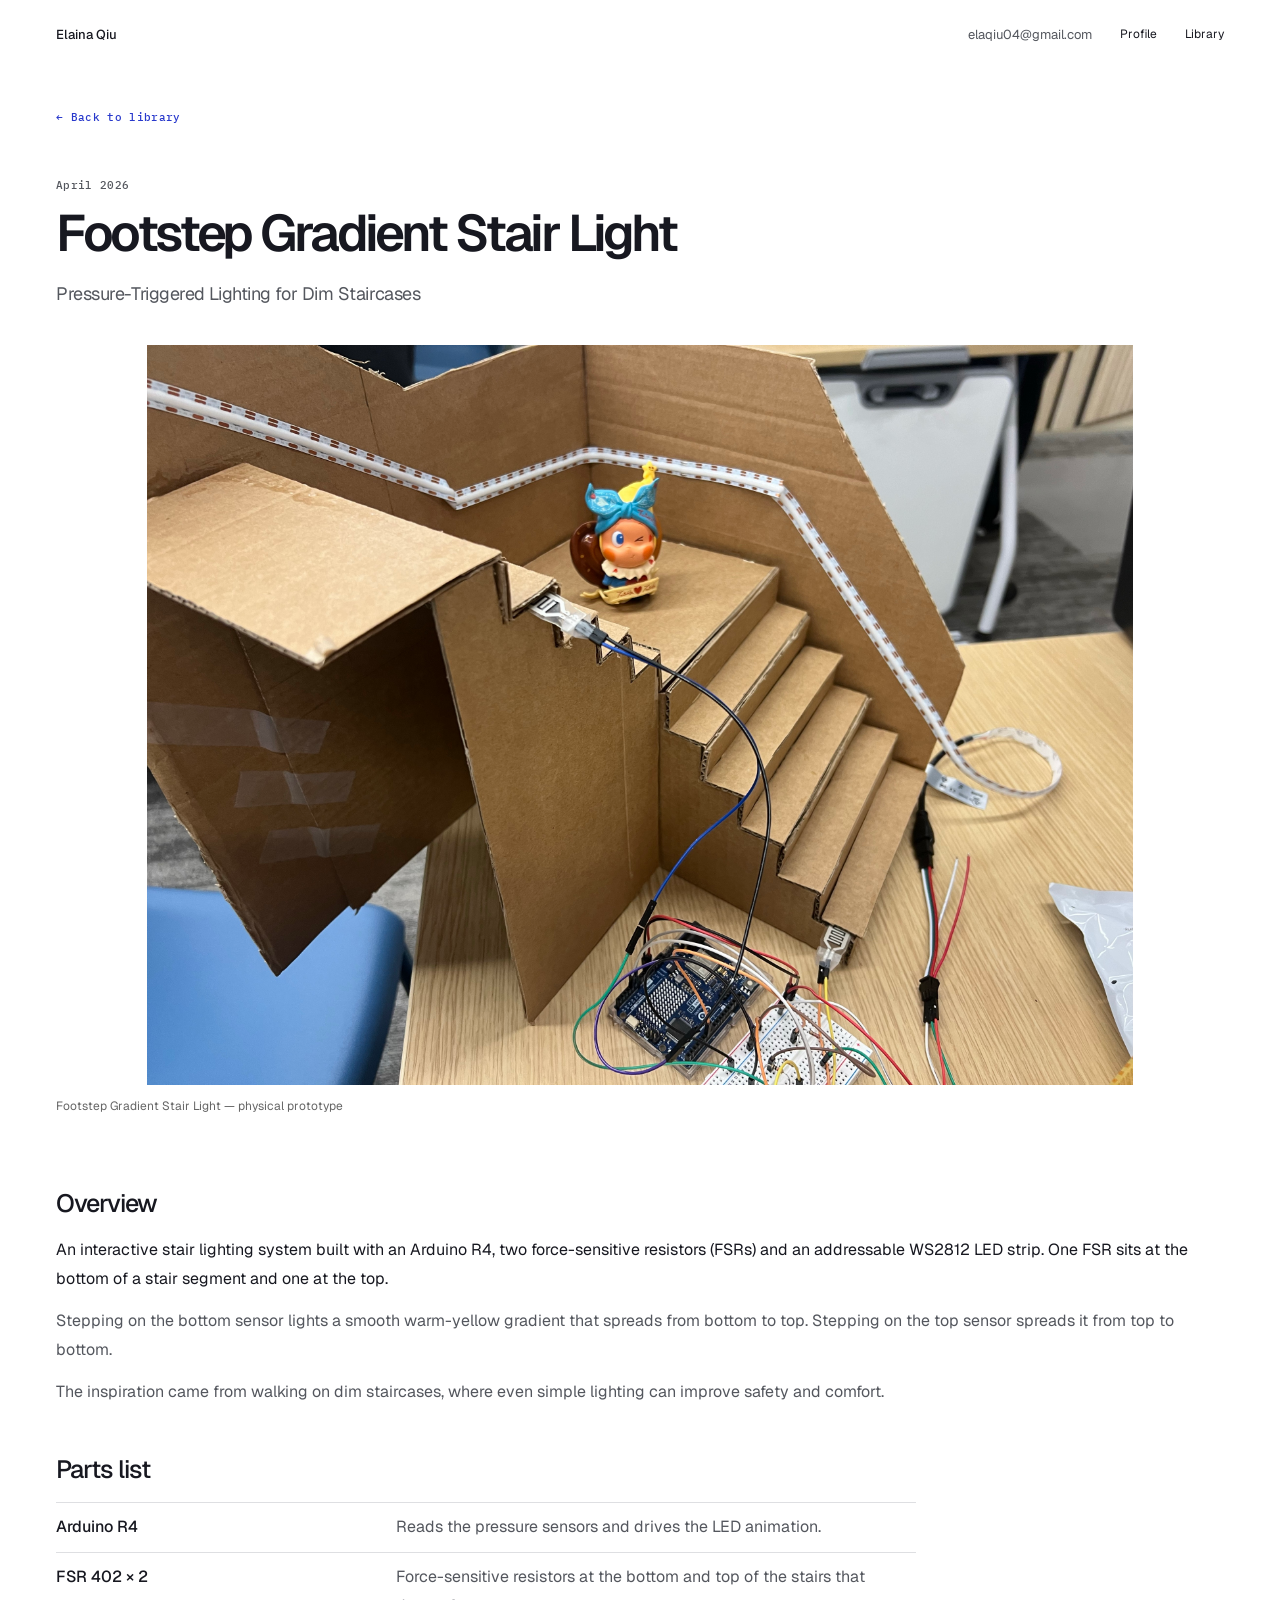
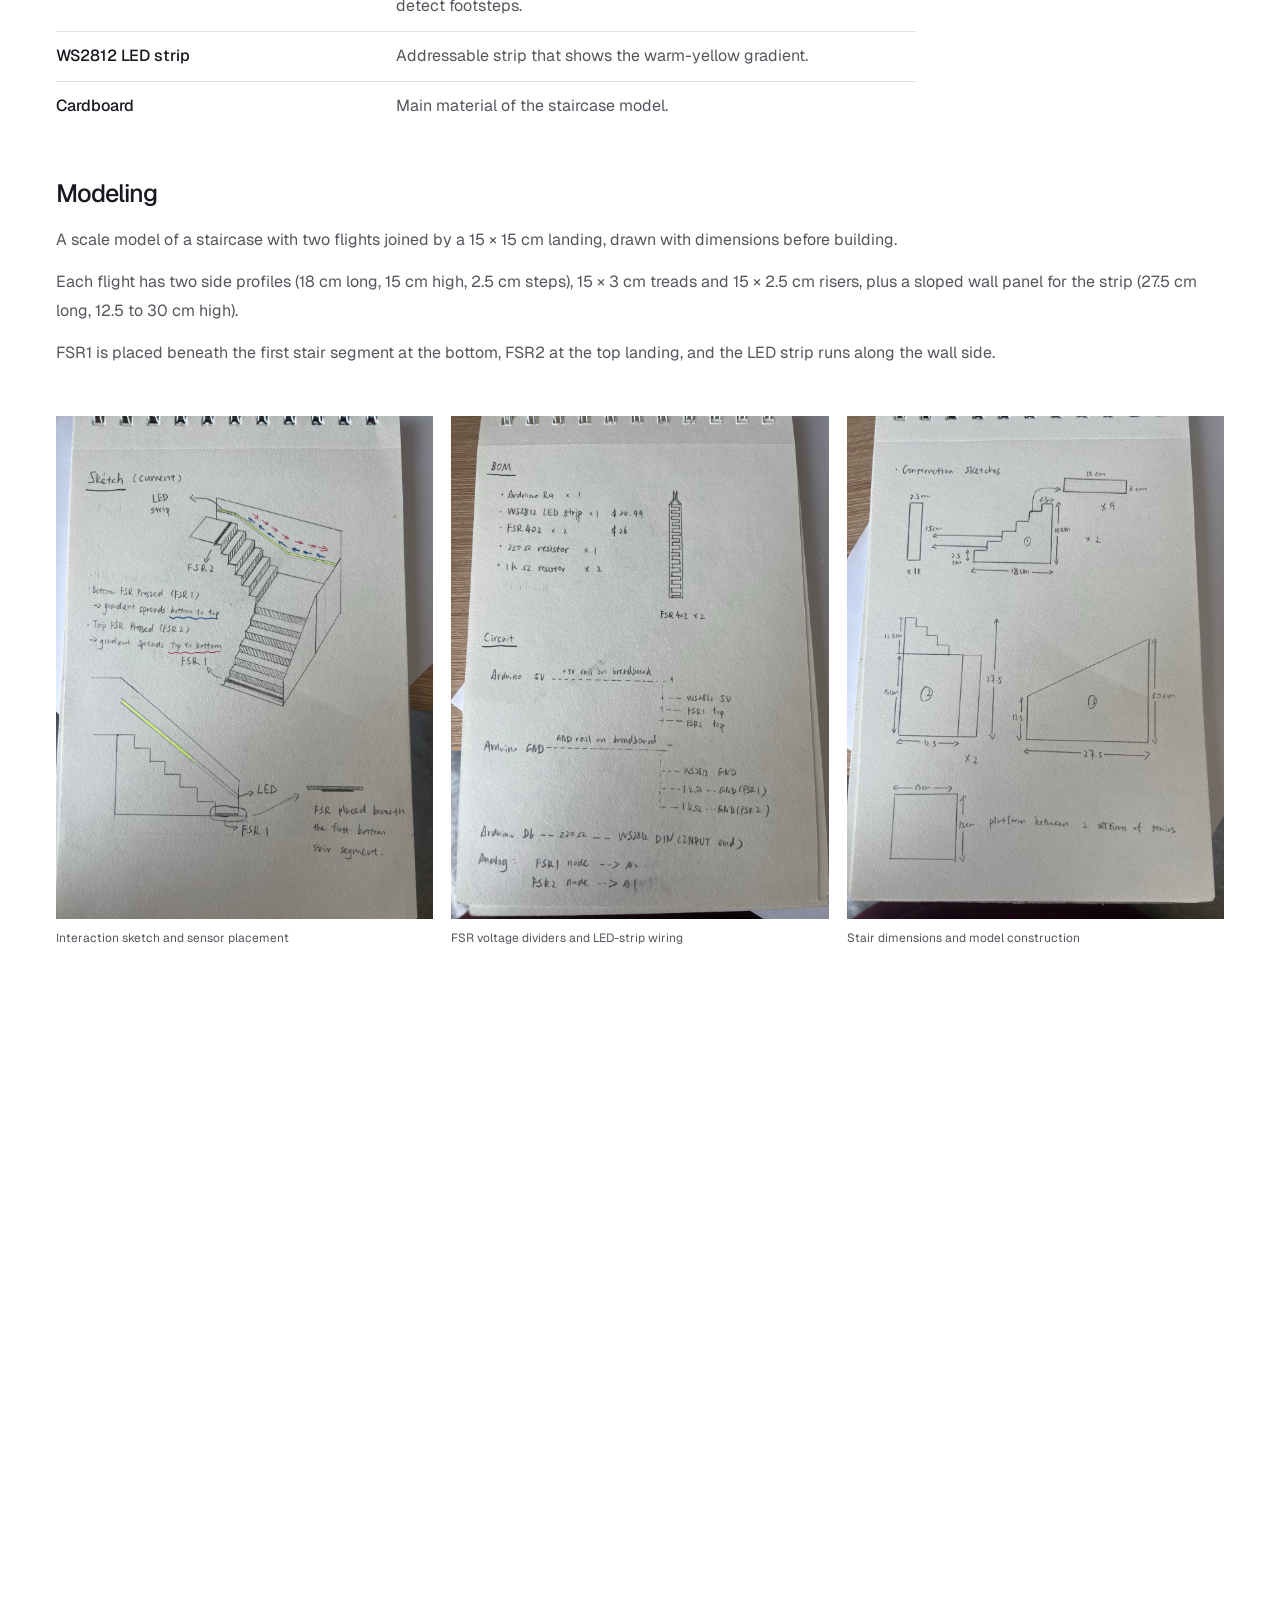
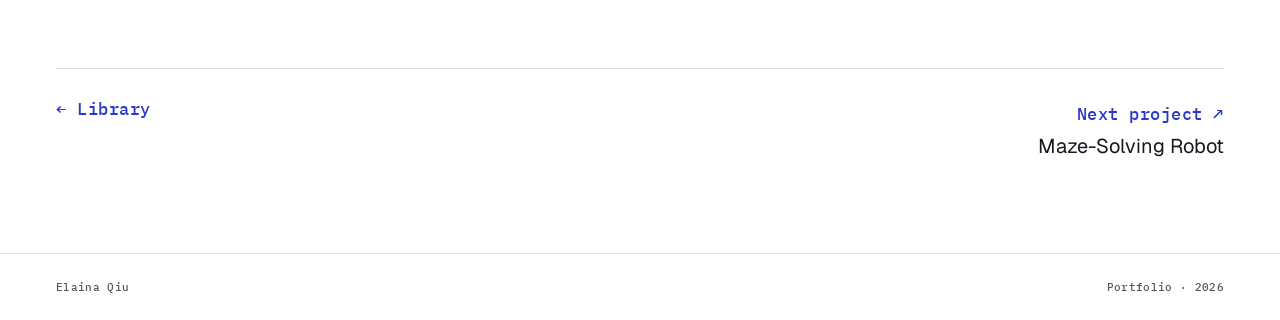
<file: projects/stair-light.html>
<!doctype html>
<html lang="en">
<head>
<meta charset="utf-8">
<meta name="viewport" content="width=device-width,initial-scale=1">
<meta name="description" content="Elaina Qiu’s portfolio of interactive systems and physical prototypes.">
<title>Footstep Gradient Stair Light — Elaina Qiu</title>
<link rel="stylesheet" href="../style.css?v=33">
<script src="../site.js?v=33" defer></script>
</head>
<body>
<header><div class="shell bar">
<a class="brand" href="../index.html#profile">Elaina Qiu</a>
<a class="header-email" href="mailto:elaqiu04@gmail.com">elaqiu04@gmail.com</a>
<nav aria-label="Main navigation">
<a href="../index.html#profile">Profile</a>
<a href="../index.html#library">Library</a>

</nav>
</div></header>
<main class="shell project project-stairs">
<a class="back mono blue" href="../index.html#stair-light">← Back to library</a>
<div class="project-head" data-reveal><p class="mono">April 2026</p><h1>Footstep Gradient Stair Light</h1><p class="subtitle">Pressure-Triggered Lighting for Dim Staircases</p></div>

<div class="project-hero" data-reveal><figure><a href="../media/projects/photo-9327.jpg" target="_blank" rel="noopener noreferrer"><img src="../media/projects/photo-9327.jpg" alt="Cardboard staircase, LED strip, pressure sensors and Arduino" loading="lazy"></a><figcaption>Footstep Gradient Stair Light — physical prototype</figcaption></figure></div>
<div class="case-study"><div class="case-note" data-reveal><section><h2>Overview</h2><p class=lead>An interactive stair lighting system built with an Arduino R4, two force-sensitive resistors (FSRs) and an addressable WS2812 LED strip. One FSR sits at the bottom of a stair segment and one at the top.</p><p>Stepping on the bottom sensor lights a smooth warm-yellow gradient that spreads from bottom to top. Stepping on the top sensor spreads it from top to bottom.</p><p>The inspiration came from walking on dim staircases, where even simple lighting can improve safety and comfort.</p></section></div><div class="case-note" data-reveal><section><h2>Parts list</h2><dl class="parts"><div><dt>Arduino R4</dt><dd>Reads the pressure sensors and drives the LED animation.</dd></div><div><dt>FSR 402 × 2</dt><dd>Force-sensitive resistors at the bottom and top of the stairs that detect footsteps.</dd></div><div><dt>WS2812 LED strip</dt><dd>Addressable strip that shows the warm-yellow gradient.</dd></div><div><dt>Cardboard</dt><dd>Main material of the staircase model.</dd></div></dl></section></div><div class="case-note" data-reveal><section><h2>Modeling</h2><p>A scale model of a staircase with two flights joined by a 15 × 15 cm landing, drawn with dimensions before building.</p><p>Each flight has two side profiles (18 cm long, 15 cm high, 2.5 cm steps), 15 × 3 cm treads and 15 × 2.5 cm risers, plus a sloped wall panel for the strip (27.5 cm long, 12.5 to 30 cm high).</p><p>FSR1 is placed beneath the first stair segment at the bottom, FSR2 at the top landing, and the LED strip runs along the wall side.</p></section></div><div class="sketch-strip" aria-label="Staircase design sketches" data-reveal><figure><a href="../media/projects/photo-9563.jpg" target="_blank" rel="noopener noreferrer"><img src="../media/projects/photo-9563.jpg" alt="Stair-light interaction and FSR placement sketch" loading="lazy"></a><figcaption>Interaction sketch and sensor placement</figcaption></figure><figure><a href="../media/projects/photo-9564.jpg" target="_blank" rel="noopener noreferrer"><img src="../media/projects/photo-9564.jpg" alt="Hand-drawn circuit diagram and component notes" loading="lazy"></a><figcaption>FSR voltage dividers and LED-strip wiring</figcaption></figure><figure><a href="../media/projects/stairs-modeling-v14.jpg" target="_blank" rel="noopener noreferrer"><img src="../media/projects/stairs-modeling-v14.jpg" alt="Dimensioned staircase construction sketch" loading="lazy"></a><figcaption>Stair dimensions and model construction</figcaption></figure></div><div class="case-row image-right" data-reveal><div class="case-text"><section><h2>Interaction</h2><p>A valid press plays the lighting animation, keeps the strip on for 5 seconds, then fades out to reset for the next interaction.</p></section></div><div class="case-image"><div class="case-gallery"><figure><video controls playsinline preload="metadata" src="../media/projects/stairs-interaction-v14.mp4" poster="../media/projects/stairs-interaction-poster.jpg"></video><figcaption>Pressure-triggered light sequence</figcaption></figure><figure><video controls playsinline preload="metadata" src="../media/projects/fsr-led-test.mp4"></video><figcaption>FSR and LED-strip interaction test</figcaption></figure></div></div></div><div class="case-note" data-reveal><section><h2>Electronics</h2><p>5V rail: WS2812 power and the top end of both FSRs. GND rail: WS2812 ground and a 1 kΩ pull-down resistor for each FSR, forming a voltage divider.</p><p>FSR1 node to A0, FSR2 node to A1. Arduino D6 to a 220 Ω resistor to the WS2812 data input.</p></section></div><div class="case-row image-left" data-reveal><div class="case-text"><section><h2>Signal processing (code logic)</h2><p>Calibration: at startup, read each FSR for about 2 seconds and average the readings into a baseline, then set threshold = baseline + offset.</p><p>Thresholding: a sensor counts as pressed when its reading is above the threshold.</p><p>Debouncing: trigger only when the press state changes and enough time has passed since the last edge, to reduce false triggers from sensor noise.</p></section></div><div class="case-image"><div class="case-gallery"><figure><video controls playsinline preload="metadata" src="../media/projects/staircase-demonstration.mp4" poster="../media/projects/stairs-poster.jpg"></video><figcaption>Sensor input and lighting response</figcaption></figure></div></div></div><div class="case-note" data-reveal><section><h2>Problems and solutions</h2><p>Sensing method: I first planned to detect a person’s position with ultrasonic sensors, but readings were inconsistent because ultrasonic depends on clean reflections and is sensitive to angle. The lights sometimes triggered when someone only approached at an angle without stepping on the stairs. I switched to FSRs, which sense actual contact.</p><p>Timing and responsiveness: long LED animations made the system feel unresponsive to new inputs. I tuned the animation speed and timing so the effect looks smooth but still feels responsive.</p></section></div></div>
<div class="pager"><a class="mono blue" href="../index.html#library">← Library</a>
<a href="maze-robot.html"><span class="mono blue">Next project ↗</span><br>Maze-Solving Robot</a></div>
</main>
<footer><div class="shell mono"><span>Elaina Qiu</span><span>Portfolio · 2026</span></div></footer>
</body></html>
</file>
<file: style.css>
@import url('https://fonts.googleapis.com/css2?family=Geist:wght@400;500;600;700&family=IBM+Plex+Mono:wght@400;500&display=swap');
:root{--ink:#171820;--sub:#54575e;--line:#dedfe2;--blue:#2939cc;--paper:#fff;--mono:"IBM Plex Mono",monospace;color-scheme:light}
*{box-sizing:border-box}
html{scroll-behavior:smooth;scroll-padding-top:75px}
body{margin:0;background:white;color:var(--ink);font:15px/1.65 Geist,Arial,sans-serif}
h1,h2,h3,p,figure{margin:0}
a{color:inherit;text-decoration:none}
button{font:inherit;color:inherit;cursor:pointer}
a:focus-visible,button:focus-visible{outline:2px solid var(--blue);outline-offset:5px}
.shell{width:min(1340px,calc(100% - 112px));margin:auto}
header{position:sticky;top:0;z-index:5;background:white}
.bar{min-height:69px;display:flex;align-items:center;gap:28px}
.brand{font-size:13px;font-weight:500}
.header-email{margin-left:auto;font-size:13px;color:var(--sub)}
nav{display:flex;gap:28px;font-size:12px}
nav a:hover,.email:hover{color:var(--blue)}
.mono{font:500 11px/1.5 var(--mono);letter-spacing:.03em;color:var(--sub)}
.blue{color:var(--blue)}
.profile{padding:25px 0 40px;position:relative;z-index:0}
.hero{position:relative;min-height:calc(100svh - 135px);display:flex;flex-direction:column;justify-content:flex-end}
.profile-bottom{display:grid;grid-template-columns:1fr 1.2fr;gap:9vw;padding-top:380px;align-items:start}
.intro{max-width:390px;animation:profile-enter 2.3s both}
.profile h1{font-size:38px;line-height:1.1;letter-spacing:-.055em;font-weight:600;margin:12px 0 17px}
.email{font-size:14px;color:var(--sub)}
.self-intro{font-size:15px;line-height:1.85;margin-top:23px}
.profile-facts{display:grid;gap:24px;animation:profile-enter 2.5s .2s both}
.profile-facts h2{font-size:16px;line-height:1.4;font-weight:650;letter-spacing:-.02em;margin-bottom:8px}
.profile-facts p{font-size:14px;line-height:1.8;color:var(--sub)}
.jump{display:block;align-self:center;margin-top:35px;padding:8px}
.collage-space{position:absolute;top:0;left:50%;transform:translateX(-50%);width:min(660px,70vw);height:350px;isolation:isolate;touch-action:pan-y}
.orbit-object{border:0;background:none;padding:0;border-radius:0;position:absolute;left:50%;top:46%;width:165px;height:190px;will-change:transform;transition:opacity .6s ease,filter .6s ease}
.orbit-object img,.orbit-object canvas{display:block;width:100%;height:100%;object-fit:contain;pointer-events:none;user-select:none;-webkit-user-drag:none;filter:drop-shadow(0 8px 11px rgba(0,0,0,.07))}
.orbit-operator{width:210px;height:145px}
.orbit-lights{width:160px;height:200px}
.alpha-media{display:block;width:100%;height:100%}
.alpha-media video{display:none}
.alpha-media canvas{object-fit:contain}
.library{position:relative;z-index:2;background:white;border-radius:32px 32px 0 0;box-shadow:0 -24px 55px rgba(0,0,0,.06);padding:75px 0 100px;min-height:100svh}
.section-head{display:flex;align-items:end;justify-content:space-between;margin-bottom:40px}
.section-head h2{font-size:clamp(38px,5vw,68px);line-height:1;letter-spacing:-.065em;font-weight:600}
.grid{display:grid;grid-template-columns:repeat(12,minmax(0,1fr));gap:50px 42px}
.card{display:block;min-width:0}
.card:nth-child(odd){grid-column:1/7}
.card:nth-child(even){grid-column:7/13;margin-top:55px}
.visual{position:relative;overflow:hidden;background:#f1f2f5;aspect-ratio:1.4}
.visual img{position:absolute;inset:0;width:100%;height:100%;object-fit:cover;transition:transform 1.1s cubic-bezier(.2,.65,.2,1)}
.card:hover .visual img,.card:focus-visible .visual img{transform:scale(1.07)}
.media-tag{position:absolute;left:11px;bottom:11px;background:white;padding:3px 7px;font-size:10px}
.planned{border:1px dashed var(--line);background:white;display:grid;place-items:center}
.caption{padding:14px 0 17px;border-bottom:1px solid var(--line);display:grid;grid-template-columns:1fr auto;gap:6px 12px}
.caption h3{font-size:18px;line-height:1.2;font-weight:500;letter-spacing:-.035em}
.caption .mono{grid-column:1}
.arrow{grid-column:2;grid-row:1/3;font-size:19px;color:var(--blue)}
footer{border-top:1px solid var(--line);padding:25px 0}
footer .shell{display:flex;justify-content:space-between}
.project{width:min(1220px,calc(100% - 112px));padding:35px 0 90px}
.project-head{margin:48px 0 35px}
.project h1{font-size:clamp(32px,4vw,55px);line-height:1.05;letter-spacing:-.06em;font-weight:600;margin:14px 0 18px}
.subtitle{font-size:18px;color:var(--sub);letter-spacing:-.025em}
.opening-video{max-width:1000px;margin:0 auto 85px}
.opening-video video{display:block;width:100%;height:auto;max-height:76svh;object-fit:contain;background:#f5f5f4}
.video-placeholder{aspect-ratio:16/9;display:flex;flex-direction:column;align-items:center;justify-content:center;gap:16px;background:#f3f3f2;color:#777}
.play-symbol{font-size:42px}
.case-row{display:grid;grid-template-columns:minmax(0,1.3fr) minmax(0,1fr);gap:70px;align-items:center;margin-bottom:100px}
.case-row.image-left{grid-template-columns:minmax(0,1fr) minmax(0,1.3fr)}
.image-left .case-image{grid-column:1;grid-row:1}
.image-left .case-text{grid-column:2;grid-row:1}
.case-text section+section{margin-top:32px}
.case-study h2{font-size:25px;line-height:1.2;letter-spacing:-.04em;margin-bottom:18px;font-weight:500}
.case-study h3{font-size:17px;margin:22px 0 10px}
.case-study p,.parts{font-size:16px;line-height:1.8;color:var(--sub)}
.case-study p+p{margin-top:13px}
.case-study .lead{color:var(--ink)}
.case-image{min-width:0}
.case-image .visual,.image-placeholder{aspect-ratio:1.2}
.case-image img,.extra-image img{width:100%;height:auto;display:block}
.case-image figcaption{margin-top:9px}
.image-placeholder{background:#f4f4f2;color:#888;display:grid;place-items:center;text-align:center;padding:15px}
.parts{margin:0}
.parts div{display:grid;grid-template-columns:1fr 1.6fr;gap:15px;padding:10px 0;border-top:1px solid var(--line)}
.parts dt{font-weight:500;color:var(--ink)}
.parts dd{margin:0}
.extra-image{margin-bottom:70px}
.pager{display:flex;justify-content:space-between;gap:25px;padding-top:28px;border-top:1px solid var(--line);font-size:20px}
.pager a:last-child{text-align:right}
.pager .mono{font-size:17px}
[data-reveal]{opacity:1;transform:none}
.motion-ready [data-reveal]{opacity:0;transform:translateY(25px);transition:opacity 1.5s ease,transform 1.5s cubic-bezier(.2,.65,.2,1)}
.motion-ready [data-reveal].is-visible{opacity:1;transform:none}
@keyframes profile-enter{from{opacity:0;transform:translateY(18px)}to{opacity:1;transform:translateY(0)}}
@media(min-width:1000px) and (min-height:800px){.profile{position:sticky;top:var(--profile-sticky-top,69px)}}
@media(max-width:900px){
.shell,.project{width:calc(100% - 44px)}
.profile-bottom{gap:40px}
.collage-space{width:85vw}
.profile-facts p{font-size:13px}
.case-row,.case-row.image-left{gap:35px}
}
@media(max-width:600px){
.bar{gap:15px;min-height:65px}
.brand,nav,.header-email{font-size:11px}
nav{gap:13px}
.header-email{margin-left:auto}
.hero{min-height:0}
.profile-bottom{grid-template-columns:1fr;gap:35px;padding-top:350px}
.profile h1{font-size:34px}
.intro{max-width:100%}
.profile-facts{gap:22px}
.profile-facts p{font-size:14px}
.collage-space{width:100%;height:300px}
.orbit-object{width:125px;height:145px}
.orbit-operator{width:165px;height:112px}
.orbit-lights{width:120px;height:155px}

.jump{margin-top:30px}
.library{padding:55px 0 70px}
.grid{gap:30px 18px}
.card:nth-child(even){margin-top:30px}
.caption h3{font-size:14px}
.caption .mono{font-size:10px}
.caption .arrow{display:none}
.project-head{margin-top:32px}
.case-row,.case-row.image-left{grid-template-columns:1fr;gap:25px;margin-bottom:65px}
.case-row .case-text{grid-column:1;grid-row:2}
.case-row .case-image{grid-column:1;grid-row:1;max-width:88%;margin:auto}
.pager{font-size:16px}
.pager .mono{font-size:15px}
}
@media(prefers-reduced-motion:reduce){
html{scroll-behavior:auto}
*,*::before,*::after{animation:none!important;transition:none!important}
.profile{position:relative;top:auto}
.motion-ready [data-reveal]{opacity:1;transform:none}
.card:hover .visual img{transform:none}
}

.photo-cover{background:#f4f5f6}
.photo-cover img{object-fit:contain;padding:27px}
.orbit-arm-final{width:175px;height:210px}
.orbit-idea{width:140px;height:175px}
.orbit-sample{position:absolute;bottom:0;left:50%;transform:translateX(-50%);font-size:10px;white-space:nowrap;background:rgba(255,255,255,.9);padding:1px 5px;color:var(--sub)}

@media(max-width:600px){
.photo-cover img{padding:12px}
.orbit-arm-final{width:140px;height:165px}
.orbit-idea{width:115px;height:140px}
}
.profile-bottom{row-gap:0}
.intro{display:contents}
.intro>*{grid-column:1;animation:profile-enter 2.3s both}
.intro>.mono{grid-row:1}
.intro h1{grid-row:2}
.intro .email{grid-row:3;align-self:start;justify-self:start;display:inline-block}
.intro .self-intro{grid-row:4}
.profile-facts{grid-column:2;grid-row:3/5;gap:24px}
.profile-facts .fact-inline{font-size:14px;line-height:1.8}
.fact-inline h2,.fact-inline p{display:inline;margin:0}
.profile-facts .fact-inline h2{font-size:15px;font-weight:650;line-height:inherit}
.orbit-object{cursor:inherit}
.collage-space{cursor:grab}
.collage-space:active{cursor:grabbing}
@media(max-width:600px){
.profile-bottom{display:block}
.intro{display:block}
.profile-facts{margin-top:35px}
.profile-facts .fact-inline{font-size:14px}
}

/* Restore the original four-position composition. */
.collage-space{width:min(660px,70vw);height:410px}
.orbit-object{top:50%;width:215px;height:245px}
.orbit-lights{width:170px;height:210px}
.profile-bottom{padding-top:480px}
@media(max-width:900px){
.collage-space{width:88vw;height:365px}
.orbit-object{width:185px;height:210px}
.orbit-lights{width:155px;height:195px}
.profile-bottom{padding-top:440px}
}
@media(max-width:600px){
.collage-space{width:100%;height:305px}
.orbit-object{width:145px;height:175px}
.orbit-lights{width:130px;height:170px}
.profile-bottom{padding-top:365px}
}
.orbit-computer{width:250px;height:225px}
@media(max-width:900px){.orbit-computer{width:220px;height:205px}}
@media(max-width:600px){.orbit-computer{width:175px;height:165px}}

.profile{padding-bottom:104px}
.hero{min-height:calc(100svh - 205px)}
.profile-facts{gap:0}
.profile-facts>div{margin:0;padding:0}
.profile-facts h2{margin-bottom:0}
.profile-facts p,.profile-facts .fact-inline{line-height:1.6}
@media(max-width:600px){
.profile{padding-bottom:80px}
.hero{min-height:0}
}

.profile .jump{font-size:14px;margin-top:16px;padding:7px 12px;line-height:1.5}
@media(min-width:1000px){
.collage-space{height:360px}
.profile-bottom{padding-top:400px}
}
@media(min-width:1000px) and (max-height:850px){
.collage-space{height:280px}
.profile-bottom{padding-top:320px}
.orbit-object{width:185px;height:210px}
.orbit-computer{width:210px;height:190px}
.orbit-lights{width:145px;height:180px}
}
@media(min-width:1000px) and (max-height:750px){
.collage-space{height:230px}
.profile-bottom{padding-top:280px}
.orbit-object{width:160px;height:185px}
.orbit-computer{width:190px;height:175px}
.orbit-lights{width:135px;height:165px}
}
.case-gallery{display:grid;gap:22px}
.case-gallery.multiple{grid-template-columns:repeat(2,minmax(0,1fr));align-items:start;gap:16px}
.case-gallery figure{min-width:0}
.case-gallery img{max-height:680px;object-fit:contain;background:#f5f5f4}
.case-gallery video{display:block;width:100%;height:auto;max-height:660px;object-fit:contain;background:#f5f5f4}
.case-gallery figcaption{font-size:12px;line-height:1.6;margin-top:9px;color:var(--sub)}
.case-note{max-width:740px;margin:0 auto 65px}
.case-note section+section{margin-top:28px}
@media(max-width:600px){
.case-gallery.multiple{grid-template-columns:1fr}
.case-row .case-image{width:100%}
}

/* Staircase story: full-width photograph, then sketches and demonstrations beside text. */
.project-hero{margin:36px 0 72px}.project-hero figure{margin:0}.project-hero img{display:block;width:100%;height:auto;max-height:740px;object-fit:contain}.project-hero figcaption{font-size:12px;margin-top:12px;color:#666}
.project-stairs .case-row{align-items:start}.project-stairs .case-note{max-width:none;margin:0 0 48px}.project-stairs .case-note .parts{max-width:860px}.project-stairs .case-gallery video{max-height:640px}.project-stairs .case-gallery img{max-height:740px}.project-stairs .case-text h2{margin-top:0}

.sketch-strip{display:grid;grid-template-columns:repeat(3,minmax(0,1fr));gap:18px;margin:12px 0 76px;align-items:start}.sketch-strip figure{margin:0;min-width:0}.sketch-strip img{display:block;width:100%;height:auto;aspect-ratio:3/4;object-fit:contain;background:#fafafa}.sketch-strip figcaption{font-size:12px;line-height:1.5;margin-top:10px;color:var(--sub)}
@media(max-width:600px){.sketch-strip{gap:8px;margin-bottom:48px}.sketch-strip figcaption{font-size:10px}}

.project-ending-video{margin:56px auto 72px;max-width:900px}.project-ending-video figure{margin:0}.project-ending-video video{display:block;width:100%;max-height:680px;background:#f5f5f4;object-fit:contain}.project-ending-video figcaption{font-size:12px;line-height:1.6;color:var(--sub);margin-top:10px}

.project-arclink .project-hero{margin-bottom:64px}.project-arclink .project-hero img{max-height:none}.project-arclink .case-study{display:grid;grid-template-columns:1fr 1fr;gap:40px 64px}.project-arclink .case-note{margin:0;max-width:none}.project-arclink .case-note:first-child,.project-arclink .case-note:last-child{grid-column:1/-1}.project-source{margin:48px 0;font-size:16px}.project-source a{color:var(--blue)}#arc-link .visual img{width:100%;height:100%;object-fit:cover;object-position:top}@media(max-width:700px){.project-arclink .case-study{grid-template-columns:1fr;gap:30px}}

.design-gallery{margin:32px 0 64px;outline-offset:6px}.design-stage{position:relative;background:#f3f3f3;aspect-ratio:1.6;overflow:hidden}.design-slide{width:100%;height:100%}.design-slide[hidden]{display:none}.design-slide img{width:100%;height:100%;display:block;object-fit:contain}.design-arrow{position:absolute;top:50%;transform:translateY(-50%);width:48px;height:66px;display:grid;place-items:center;border:1px solid #ffffff80;background:#ffffff65;backdrop-filter:blur(5px);border-radius:4px;cursor:pointer;color:white;text-shadow:0 1px 5px #0009;font-size:50px;line-height:1;transition:background .2s}.design-arrow:hover,.design-arrow:focus-visible{background:#ffffffa6}.design-arrow.previous{left:16px}.design-arrow.next{right:16px}.design-gallery figcaption{display:flex;justify-content:space-between;gap:20px;margin-top:12px;font-size:13px;color:var(--sub)}[data-slide-count]{white-space:nowrap;font-variant-numeric:tabular-nums}@media(max-width:600px){.design-arrow{width:32px;height:48px;font-size:36px}.design-arrow.previous{left:8px}.design-arrow.next{right:8px}.design-gallery figcaption{font-size:12px}}

.design-stage{touch-action:pan-y;cursor:grab}.design-stage:active{cursor:grabbing}.design-track{height:100%;display:flex;transition:transform .55s cubic-bezier(.22,.68,.25,1);will-change:transform}.design-slide{flex:0 0 100%;min-width:0}.design-slide img{user-select:none;-webkit-user-drag:none}.design-arrow{width:76px;height:100px;font-size:84px;border:0;border-radius:0;background:transparent!important;backdrop-filter:none;opacity:.45;padding:0;box-shadow:none;text-shadow:0 1px 4px #0008;transition:opacity .2s}.design-arrow:hover,.design-arrow:focus-visible{opacity:.75}.design-arrow span{pointer-events:none}.gallery-overview{max-width:800px;margin:36px 0}.gallery-overview h2{font-size:26px;margin:0 0 16px}.gallery-overview p{font-size:17px;line-height:1.8}.project-arclink .case-note:first-child{grid-column:auto}@media(max-width:600px){.design-arrow{width:48px;height:76px;font-size:64px}.design-arrow.previous{left:2px}.design-arrow.next{right:2px}}@media(prefers-reduced-motion:reduce){.design-track{transition:none}}

.profile .jump{margin-top:42px}.scroll-cue{display:block;text-align:center;font-size:19px;line-height:1.6;margin-top:3px}.orbit-object img,.orbit-object .alpha-media{transition:transform .65s cubic-bezier(.2,.65,.3,1)}.orbit-object:hover img,.orbit-object:hover .alpha-media{transform:scale(1.16)}.orbit-object:hover{filter:drop-shadow(0 10px 16px #0001)}
.design-stage{overflow:visible;cursor:default}.design-viewport{height:100%;overflow-x:auto;overflow-y:hidden;scroll-snap-type:x mandatory;scrollbar-width:none;touch-action:pan-x pan-y;cursor:grab;overscroll-behavior-x:contain}.design-viewport::-webkit-scrollbar{display:none}.design-viewport:active{cursor:grabbing}.design-track{transform:none!important;transition:none;width:100%;height:100%}.design-slide{scroll-snap-align:start;scroll-snap-stop:always}.design-slide img{pointer-events:none}.design-arrow{z-index:2;width:88px;height:130px;opacity:.65}.design-arrow span{display:none}.design-arrow::before{content:'';display:block;width:40px;height:40px;border-top:6px solid white;border-right:6px solid white;filter:drop-shadow(0 1px 3px #0008)}.design-arrow.next::before{transform:rotate(45deg)}.design-arrow.previous::before{transform:rotate(-135deg)}.design-arrow.previous{left:0}.design-arrow.next{right:0}@media(max-width:600px){.design-arrow{width:64px;height:100px}.design-arrow::before{width:32px;height:32px;border-width:5px}.profile .jump{margin-top:34px}}

/* Tighter profile ending; project introductions share the existing reveal timing. */
.profile{padding-bottom:38px}
@media(max-width:600px){.profile{padding-bottom:30px}}

@media(min-width:601px){.profile-facts{grid-row:4;align-self:start;padding-top:0}.profile-facts h2{margin-top:0}.intro .self-intro{margin-top:0}}
.gallery-hint{display:flex;align-items:center;justify-content:space-between;gap:20px;margin-top:16px;font-size:12px;color:var(--sub)}.gallery-dots{display:flex;gap:9px}.gallery-dots button{width:8px;height:8px;border:0;padding:0;border-radius:50%;background:#ccc;outline-offset:5px}.gallery-dots button[aria-pressed=true]{background:#222;transform:scale(1.2)}

.profile{padding-bottom:12px}.hero{min-height:0}.profile .jump{margin-top:24px;margin-bottom:0}.design-scroll{margin:32px 0 58px}.design-scroll-heading{display:flex;justify-content:space-between;gap:16px;font-size:13px;margin-bottom:12px;color:var(--sub)}.design-scroll-window{height:min(72svh,800px);min-height:300px;overflow-y:auto;overflow-x:hidden;overscroll-behavior-y:auto;scroll-behavior:auto;background:#efefef;scrollbar-width:thin;scrollbar-color:#8b8b8b #eee;border:1px solid #e5e5e5;outline-offset:5px;touch-action:pan-y}.design-page{margin:0 0 22px;background:white}.design-page:last-child{margin-bottom:0}.design-page img{display:block;width:100%;height:auto}.design-page figcaption{font-size:12px;padding:12px 16px;color:var(--sub);border-top:1px solid #eee}.design-scroll-note{font-size:12px;color:var(--sub);margin-top:10px}@media(max-width:600px){.profile{padding-bottom:8px}.design-scroll-window{height:65svh;min-height:280px}}

.profile .jump{margin-top:10px;padding-top:3px;padding-bottom:3px}.scroll-cue{margin-top:0;line-height:1.2}.profile{padding-bottom:6px}.design-fan{margin:32px 0 54px}.fan-heading{display:flex;justify-content:space-between;gap:20px;font-size:13px;color:var(--sub)}.fan-stage{position:relative;height:clamp(340px,43vw,590px);isolation:isolate}.fan-page{position:absolute;left:calc(16% + var(--i)*11.33%);bottom:55px;width:30%;padding:0;border:0;background:white;box-shadow:0 10px 32px #0002;transform:translateX(-50%) translateY(calc((3 - abs(var(--i) - 3))*-13px)) rotate(var(--angle));transform-origin:50% 100%;transition:transform .48s cubic-bezier(.18,.75,.22,1),left .48s cubic-bezier(.18,.75,.22,1),box-shadow .35s;z-index:calc(10 + var(--i));cursor:pointer;border-radius:5px;overflow:hidden}.fan-page img{display:block;width:100%;aspect-ratio:1.6;object-fit:contain;background:#fff;pointer-events:none}.fan-page span{display:block;font-size:clamp(6px,.75vw,11px);padding:6px;white-space:nowrap;overflow:hidden;text-overflow:ellipsis;color:#555}.fan-page.is-active{left:50%;z-index:40;transform:translateX(-50%) translateY(-85px) rotate(0) scale(2.3);box-shadow:0 18px 45px #0003}.fan-caption{font-size:13px;text-align:center;min-height:24px;color:var(--sub)}@media(max-width:600px){.fan-stage{height:300px}.fan-page{bottom:35px}.fan-page.is-active{transform:translateX(-50%) translateY(-55px) rotate(0) scale(2.8)}.fan-heading{font-size:12px}}@media(prefers-reduced-motion:reduce){.fan-page{transition:none}}

.profile .jump{margin-top:22px}.fan-toggle{border:0;background:transparent;padding:0;color:var(--sub);font-size:13px;text-decoration:underline;text-underline-offset:4px}.design-fan .fan-stage{height:clamp(290px,30vw,420px);transition:height .7s cubic-bezier(.2,.7,.2,1)}.design-fan .fan-page{left:50%;top:60px;bottom:auto;width:34%;transform:translateX(-50%) translate(calc((var(--i) - 3)*5px),calc(var(--i)*3px)) rotate(calc(var(--angle)*.35));transition:transform .65s cubic-bezier(.18,.75,.22,1),left .65s cubic-bezier(.18,.75,.22,1),top .65s cubic-bezier(.18,.75,.22,1),width .65s,box-shadow .3s;transition-delay:calc(var(--i)*18ms)}.design-fan.is-open .fan-stage{height:610px}.design-fan.is-open .fan-page{left:var(--spread-x);top:var(--spread-y);width:26%;transform:translateX(-50%) rotate(var(--spread-angle))}.design-fan.is-open .fan-page.is-active{left:50%;top:100px;z-index:40;transform:translateX(-50%) rotate(0) scale(2.3)}@media(max-width:600px){.design-fan .fan-page{width:62%}.design-fan .fan-stage{height:270px}.design-fan.is-open .fan-stage{height:440px}.design-fan.is-open .fan-page{width:31%;top:calc(var(--spread-y)*.7)}.design-fan.is-open .fan-page.is-active{top:75px;transform:translateX(-50%) rotate(0) scale(2.7)}}

.profile .jump{margin-top:42px;padding:2px 16px;line-height:1}.profile .scroll-cue{font-size:24px;line-height:1.1;margin:0}.design-fan .fan-stage{height:clamp(290px,30vw,420px)}.design-fan .fan-page{z-index:calc(20 - var(--i))}.design-fan.is-open .fan-stage{height:clamp(370px,38vw,540px)}.design-fan.is-open .fan-page{left:calc(11% + var(--i)*13%);top:calc(115px + (var(--i) - 3)*(var(--i) - 3)*5px);width:25%;transform:translateX(-50%) rotate(calc((var(--i) - 3)*5deg));transform-origin:50% 100%;z-index:calc(20 - var(--i));transition-delay:0ms}.design-fan.is-open .fan-page.is-active{left:calc(11% + var(--i)*13%);top:calc(115px + (var(--i) - 3)*(var(--i) - 3)*5px);transform:translateX(-50%) translateY(-50px) rotate(0) scale(1.32);z-index:50}.design-fan.is-open .fan-page:first-child.is-active{transform:translateX(-30%) translateY(-50px) rotate(0) scale(1.32)}.design-fan.is-open .fan-page:last-child.is-active{transform:translateX(-70%) translateY(-50px) rotate(0) scale(1.32)}@media(max-width:600px){.profile .jump{margin-top:36px}.design-fan.is-open .fan-stage{height:320px}.design-fan.is-open .fan-page{width:28%;top:calc(90px + (var(--i) - 3)*(var(--i) - 3)*4px)}.design-fan.is-open .fan-page.is-active{left:calc(11% + var(--i)*13%);top:calc(90px + (var(--i) - 3)*(var(--i) - 3)*4px);transform:translateX(-50%) translateY(-35px) rotate(0) scale(1.45)}}

/* The profile occupies the opening viewport; the next panel starts below it. */
.profile{min-height:calc(100svh - 69px);padding-bottom:16px}.profile .hero{min-height:calc(100svh - 110px);justify-content:flex-start}.profile .jump{margin-top:auto;padding-top:30px;padding-bottom:0;flex-shrink:0}.library{box-shadow:none}.scroll-cue{line-height:1.1}@media(max-width:600px){.profile{min-height:calc(100svh - 69px);padding-bottom:14px}.profile .hero{min-height:calc(100svh - 108px)}.profile .jump{margin-top:0;padding-top:32px}}
</file>
